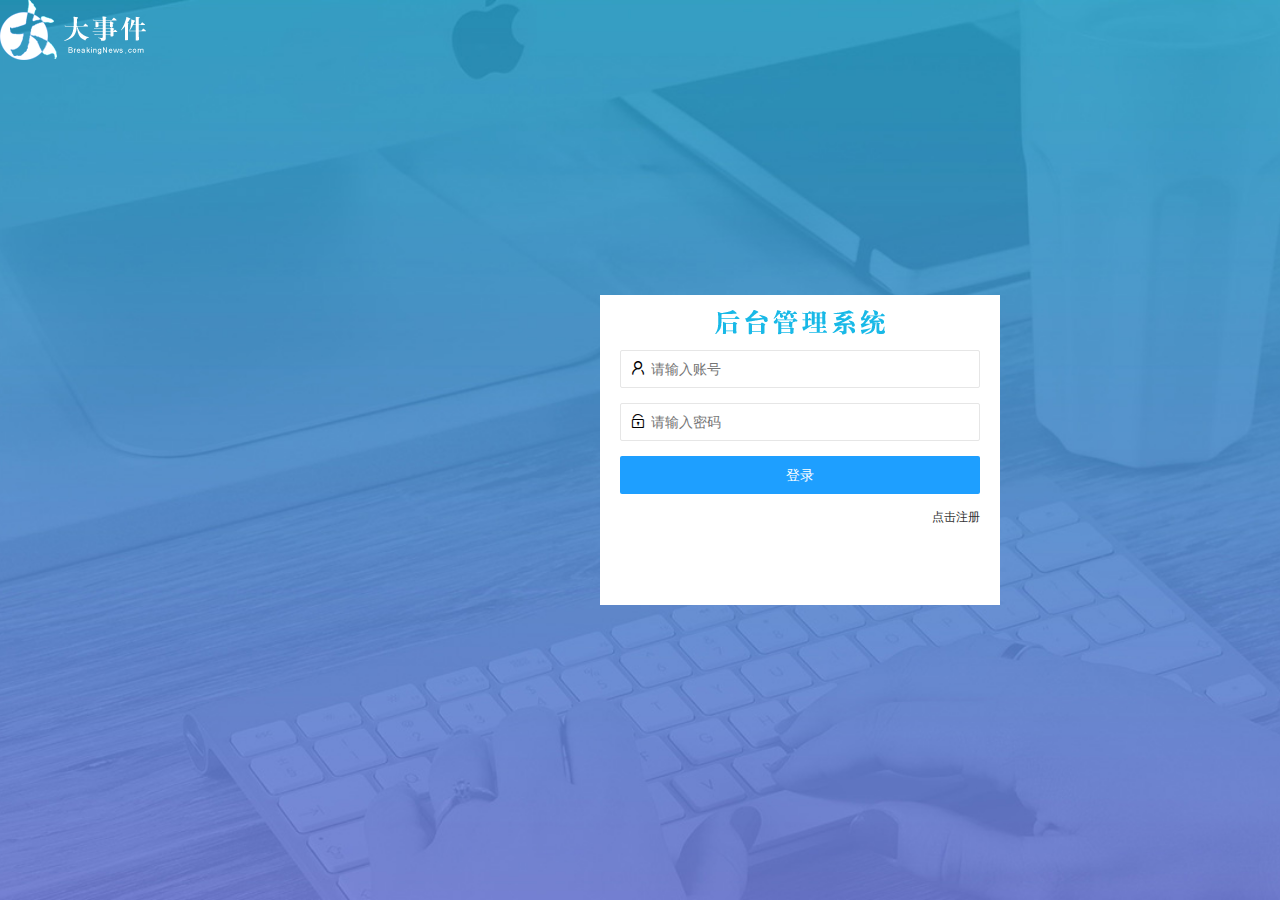
<file: login.html>
<!DOCTYPE html>
<html lang="en">

<head>
    <meta charset="UTF-8">
    <meta http-equiv="X-UA-Compatible" content="IE=edge">
    <title>大事件项目</title>
    <!-- 导入layui模块 -->
    <link rel="stylesheet" href="/assets/lib/layui/css/layui.css">
    <!-- 导入自己的样式 -->
    <link rel="stylesheet" href="./assets/css/login.css">
</head>

<body>

    <!-- log 样式 -->
    <div class="layui-main">

        <img src="./assets/images/logo.png" alt="">
        <!-- 登录界面 -->
        <div class="login ">

            <div class='login-image'>
                <img src="/assets/images/login_title.png" alt="">
            </div>

            <!-- 点击登录 -->
            <div class="login-box">
                <form class="layui-form" id="form_login">
                    <!-- 用户名 -->
                    <div class="layui-form-item">
                        <i class="layui-icon layui-icon-username"></i>

                        <input type="text" name="username" required lay-verify="required" placeholder="请输入账号"
                            autocomplete="off" class="layui-input" />
                    </div>
                    <!-- 密码 -->
                    <div class="layui-form-item">
                        <i class="layui-icon layui-icon-password"></i>

                        <input type="password" name="password" required lay-verify="required|pwd" placeholder="请输入密码"
                            autocomplete="off" class="layui-input" />
                    </div>
                    <!-- 登录按钮 -->
                    <div class="layui-form-item">
                        <!-- 注意：表单提交按钮和普通按钮的区别，就是 lay-submit 属性 -->
                        <button class="layui-btn layui-btn-fluid layui-btn-normal" lay-submit>登录</button>
                    </div>
                    <a href="javascript:;" id="to-reg">点击注册</a>
                </form>
            </div>



            <!-- 点击注册 -->
            <div class="reg-box">
                <form class="layui-form" id="form_reg">
                    <!-- 用户名 -->
                    <div class="layui-form-item">
                        <i class="layui-icon layui-icon-username"></i>

                        <input type="text" name="username" required lay-verify="required" placeholder="请输入账号"
                            autocomplete="off" class="layui-input" />
                    </div>
                    <!-- 密码 -->
                    <div class="layui-form-item">
                        <i class="layui-icon layui-icon-password"></i>

                        <input type="password" name="password" required lay-verify="required|pwd" placeholder="请输入密码"
                            autocomplete="off" class="layui-input" />
                    </div>
                    <!-- 再次确认密码 -->
                    <div class="layui-form-item">
                        <i class="layui-icon layui-icon-password"></i>

                        <input type="password" name="repassword" required lay-verify="required|pwd|repwd" placeholder="请再次输入密码"
                            autocomplete="off" class="layui-input" />
                    </div>
                    <!-- 登录按钮 -->
                    <div class="layui-form-item">
                        <!-- 注意：表单提交按钮和普通按钮的区别，就是 lay-submit 属性 -->
                        <button class="layui-btn layui-btn-fluid layui-btn-normal" lay-submit>注册</button>
                    </div>

                    <a href="javascript:;" id="to-login">去登陆</a>
                </form>
            </div>
        </div>
    </div>
    <!-- 导入layui中js文件 -->
    <script src="/assets/lib/layui/layui.all.js"></script>
    <script src="/assets/lib/jquery.js"></script>

    <script src="/assets/js/baseAPI.js"></script>
    <script src="/assets/js/login.js"></script>
</body>

</html>
</file>
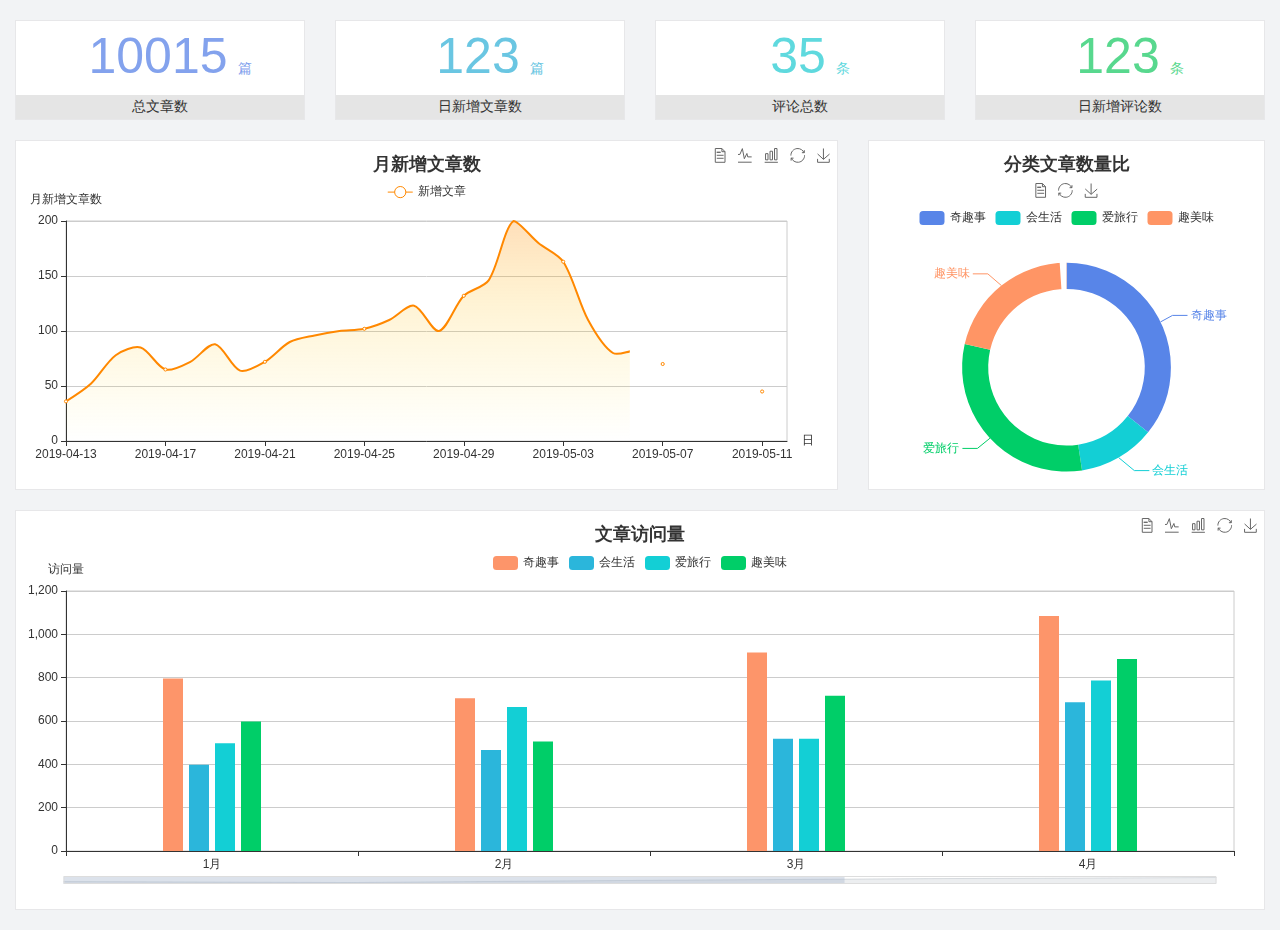
<file: home/dashboard.html>
<!DOCTYPE html>
<html lang="en">

<head>
  <meta charset="UTF-8">
  <meta name="viewport" content="width=device-width, initial-scale=1.0">
  <meta http-equiv="X-UA-Compatible" content="ie=edge">
  <title>图表统计</title>
  <link rel="stylesheet" href="../../assets/lib/bootstrap.css" />
  <link rel="stylesheet" href="../../assets/lib/main.css" />
  <script src="../../assets/lib/jquery.js"></script>
  <script type="text/javascript" src="../../assets/lib/echarts.min.js"></script>
</head>

<body>
  <div class="container-fluid">
    <div class="row spannel_list">
      <div class="col-sm-3 col-xs-6">
        <div class="spannel">
          <em>10015</em><span>篇</span>
          <b>总文章数</b>
        </div>
      </div>
      <div class="col-sm-3 col-xs-6">
        <div class="spannel scolor01">
          <em>123</em><span>篇</span>
          <b>日新增文章数</b>
        </div>
      </div>
      <div class="col-sm-3 col-xs-6">
        <div class="spannel scolor02">
          <em>35</em><span>条</span>
          <b>评论总数</b>
        </div>
      </div>
      <div class="col-sm-3 col-xs-6">
        <div class="spannel scolor03">
          <em>123</em><span>条</span>
          <b>日新增评论数</b>
        </div>
      </div>
    </div>
  </div>

  <div class="container-fluid">
    <div class="row curve-pie">
      <div class="col-lg-8 col-md-8">
        <div class="gragh_pannel" id="curve_show"></div>
      </div>
      <div class="col-lg-4 col-md-4">
        <div class="gragh_pannel" id="pie_show"></div>
      </div>
    </div>
  </div>

  <div class="container-fluid">
    <div class="column_pannel" id="column_show"></div>
  </div>

  <script>
    var oChart = echarts.init(document.getElementById('curve_show'));
    var aList_all = [
      { 'count': 36, 'date': '2019-04-13' },
      { 'count': 52, 'date': '2019-04-14' },
      { 'count': 78, 'date': '2019-04-15' },
      { 'count': 85, 'date': '2019-04-16' },
      { 'count': 65, 'date': '2019-04-17' },
      { 'count': 72, 'date': '2019-04-18' },
      { 'count': 88, 'date': '2019-04-19' },
      { 'count': 64, 'date': '2019-04-20' },
      { 'count': 72, 'date': '2019-04-21' },
      { 'count': 90, 'date': '2019-04-22' },
      { 'count': 96, 'date': '2019-04-23' },
      { 'count': 100, 'date': '2019-04-24' },
      { 'count': 102, 'date': '2019-04-25' },
      { 'count': 110, 'date': '2019-04-26' },
      { 'count': 123, 'date': '2019-04-27' },
      { 'count': 100, 'date': '2019-04-28' },
      { 'count': 132, 'date': '2019-04-29' },
      { 'count': 146, 'date': '2019-04-30' },
      { 'count': 200, 'date': '2019-05-01' },
      { 'count': 180, 'date': '2019-05-02' },
      { 'count': 163, 'date': '2019-05-03' },
      { 'count': 110, 'date': '2019-05-04' },
      { 'count': 80, 'date': '2019-05-05' },
      { 'count': 82, 'date': '2019-05-06' },
      { 'count': 70, 'date': '2019-05-07' },
      { 'count': 65, 'date': '2019-05-08' },
      { 'count': 54, 'date': '2019-05-09' },
      { 'count': 40, 'date': '2019-05-10' },
      { 'count': 45, 'date': '2019-05-11' },
      { 'count': 38, 'date': '2019-05-12' },
    ];

    let aCount = [];
    let aDate = [];

    for (var i = 0; i < aList_all.length; i++) {
      aCount.push(aList_all[i].count);
      aDate.push(aList_all[i].date);
    }

    var chartopt = {
      title: {
        text: '月新增文章数',
        left: 'center',
        top: '10'
      },
      tooltip: {
        trigger: 'axis'
      },
      legend: {
        data: ['新增文章'],
        top: '40'
      },
      toolbox: {
        show: true,
        feature: {
          mark: { show: true },
          dataView: { show: true, readOnly: false },
          magicType: { show: true, type: ['line', 'bar'] },
          restore: { show: true },
          saveAsImage: { show: true }
        }
      },
      calculable: true,
      xAxis: [
        {
          name: '日',
          type: 'category',
          boundaryGap: false,
          data: aDate
        }
      ],
      yAxis: [
        {
          name: '月新增文章数',
          type: 'value'
        }
      ],
      series: [
        {
          name: '新增文章',
          type: 'line',
          smooth: true,
          itemStyle: { normal: { areaStyle: { type: 'default' }, color: '#f80' }, lineStyle: { color: '#f80' } },
          data: aCount
        }],
      areaStyle: {
        normal: {
          color: new echarts.graphic.LinearGradient(0, 0, 0, 1, [{
            offset: 0,
            color: 'rgba(255,136,0,0.39)'
          }, {
            offset: .34,
            color: 'rgba(255,180,0,0.25)'
          }, {
            offset: 1,
            color: 'rgba(255,222,0,0.00)'
          }])

        }
      },
      grid: {
        show: true,
        x: 50,
        x2: 50,
        y: 80,
        height: 220
      }
    };

    oChart.setOption(chartopt);


    var oPie = echarts.init(document.getElementById('pie_show'));
    var oPieopt =
    {
      title: {
        top: 10,
        text: '分类文章数量比',
        x: 'center'
      },
      tooltip: {
        trigger: 'item',
        formatter: "{a} <br/>{b} : {c} ({d}%)"
      },
      color: ['#5885e8', '#13cfd5', '#00ce68', '#ff9565'],
      legend: {
        x: 'center',
        top: 65,
        data: ['奇趣事', '会生活', '爱旅行', '趣美味']
      },
      toolbox: {
        show: true,
        x: 'center',
        top: 35,
        feature: {
          mark: { show: true },
          dataView: { show: true, readOnly: false },
          magicType: {
            show: true,
            type: ['pie', 'funnel'],
            option: {
              funnel: {
                x: '25%',
                width: '50%',
                funnelAlign: 'left',
                max: 1548
              }
            }
          },
          restore: { show: true },
          saveAsImage: { show: true }
        }
      },
      calculable: true,
      series: [
        {
          name: '访问来源',
          type: 'pie',
          radius: ['45%', '60%'],
          center: ['50%', '65%'],
          data: [
            { value: 300, name: '奇趣事' },
            { value: 100, name: '会生活' },
            { value: 260, name: '爱旅行' },
            { value: 180, name: '趣美味' }
          ]
        }
      ]
    };
    oPie.setOption(oPieopt);



    var oColumn = this.echarts.init(document.getElementById('column_show'));
    var oColumnopt =
    {
      title: {
        text: '文章访问量',
        left: 'center',
        top: '10'
      },
      tooltip: {
        trigger: 'axis'
      },
      legend: {
        data: ['奇趣事', '会生活', '爱旅行', '趣美味'],
        top: '40'
      },
      toolbox: {
        show: true,
        feature: {
          mark: { show: true },
          dataView: { show: true, readOnly: false },
          magicType: { show: true, type: ['line', 'bar'] },
          restore: { show: true },
          saveAsImage: { show: true }
        }
      },
      calculable: true,
      xAxis: [
        {
          type: 'category',
          data: ['1月', '2月', '3月', '4月', '5月']
        }
      ],
      yAxis: [
        {
          name: '访问量',
          type: 'value'
        }
      ],
      series: [
        {
          name: '奇趣事',
          type: 'bar',
          barWidth: 20,
          itemStyle: {
            normal: { areaStyle: { type: 'default' }, color: '#fd956a' }
          },
          data: [800, 708, 920, 1090, 1200]
        },
        {
          name: '会生活',
          type: 'bar',
          barWidth: 20,
          itemStyle: {
            normal: { areaStyle: { type: 'default' }, color: '#2bb6db' }
          },
          data: [400, 468, 520, 690, 800]
        },
        {
          name: '爱旅行',
          type: 'bar',
          barWidth: 20,
          itemStyle: {
            normal: { areaStyle: { type: 'default' }, color: '#13cfd5' }
          },
          data: [500, 668, 520, 790, 900]
        },
        {
          name: '趣美味',
          type: 'bar',
          barWidth: 20,
          itemStyle: {
            normal: { areaStyle: { type: 'default' }, color: '#00ce68' }
          },
          data: [600, 508, 720, 890, 1000]
        }
      ],
      grid: {
        show: true,
        x: 50,
        x2: 30,
        y: 80,
        height: 260
      },
      dataZoom: [//给x轴设置滚动条
        {
          start: 0,//默认为0
          end: 100 - 1000 / 31,//默认为100
          type: 'slider',
          show: true,
          xAxisIndex: [0],
          handleSize: 0,//滑动条的 左右2个滑动条的大小
          height: 8,//组件高度
          left: 45, //左边的距离
          right: 50,//右边的距离
          bottom: 26,//右边的距离
          handleColor: '#ddd',//h滑动图标的颜色
          handleStyle: {
            borderColor: "#cacaca",
            borderWidth: "1",
            shadowBlur: 2,
            background: "#ddd",
            shadowColor: "#ddd",
          }
        }]
    };
    oColumn.setOption(oColumnopt);
  </script>
</body>

</html>
</file>
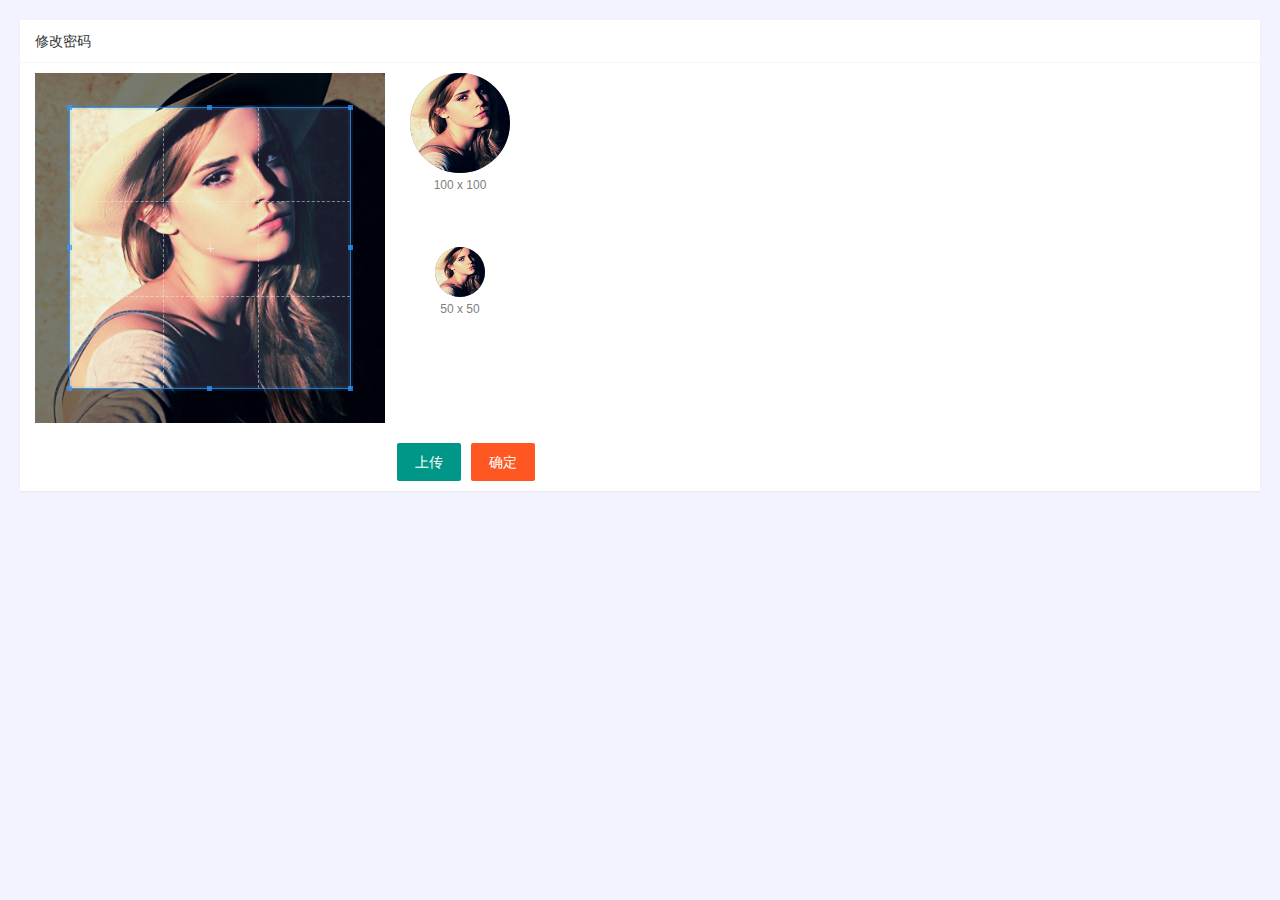
<file: userinfo/user_avator.html>
<!DOCTYPE html>
<html lang="en">

<head>
    <meta charset="UTF-8">
    <meta http-equiv="X-UA-Compatible" content="IE=edge">
    <meta name="viewport" content="width=device-width, initial-scale=1.0">
    <title>Document</title>
    <link rel="stylesheet" href="/assets/lib/layui/css/layui.css">
    <link rel="stylesheet" href="/assets/lib/cropper/cropper.css" />

    <link rel="stylesheet" href="/assets/css/user-info/user_avator.css">
</head>

<body>
    <div class="layui-card">
        <div class="layui-card-header">修改密码</div>
        <div class="layui-card-body">

            <!-- 第一行的图片裁剪和预览区域 -->
            <div class="row1">
                <!-- 图片裁剪区域 -->
                <div class="cropper-box">
                    <!-- 这个 img 标签很重要，将来会把它初始化为裁剪区域 -->
                    <img id="image" src="/assets/images/sample.jpg" />
                </div>
                <!-- 图片的预览区域 -->
                <div class="preview-box">
                    <div>
                        <!-- 宽高为 100px 的预览区域 -->
                        <div class="img-preview w100"></div>
                        <p class="size">100 x 100</p>
                    </div>
                    <div>
                        <!-- 宽高为 50px 的预览区域 -->
                        <div class="img-preview w50"></div>
                        <p class="size">50 x 50</p>
                    </div>
                </div>
            </div>
            <!-- 第二行的按钮区域 -->
            <div class="row2">
                <input type="file" id="files" accept="image/png,image/jpeg">
                <button type="button" class="layui-btn" id="chooseImage">上传</button>
                <button type="button" class="layui-btn layui-btn-danger" id="uplodeuserhead">确定</button>
            </div>

        </div>
    </div>
    <Script src="/assets/lib/layui/layui.all.js"></Script>
    <script src="/assets/lib/jquery.js"></script>
    <script src="/assets/lib/cropper/Cropper.js"></script>
    <script src="/assets/lib/cropper/jquery-cropper.js"></script>
    <script src="/assets/js/baseAPI.js"></script>
    <script src="/assets/js/user/user_avator.js"></script>

</body>

</html>
</file>
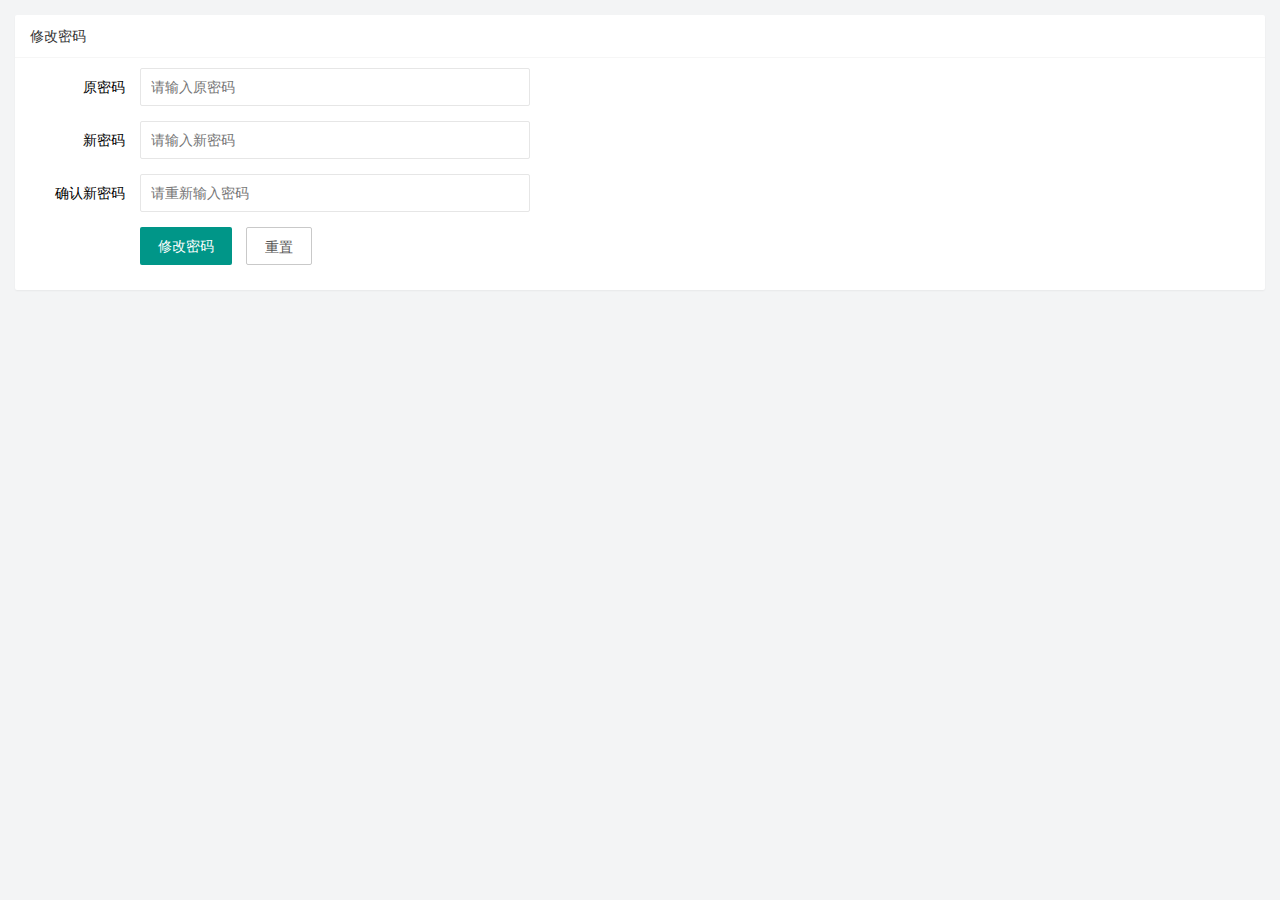
<file: userinfo/user_pwd.html>
<!DOCTYPE html>
<html lang="en">
<head>
    <meta charset="UTF-8">
    <meta http-equiv="X-UA-Compatible" content="IE=edge">
    <meta name="viewport" content="width=device-width, initial-scale=1.0">
    <title>Document</title>
    <link rel="stylesheet" href="/assets/lib/layui/css/layui.css">
    <link rel="stylesheet" href="/assets/css/user-info/user_pwd.css">
</head>
<body>
    <div class="layui-card">
        <div class="layui-card-header">修改密码</div>
        <div class="layui-card-body">
            <form class="layui-form" lay-filter="userForminfo">
                <input type="hidden" name="id" id="logname">
                <div class="layui-form-item">
                    <label class="layui-form-label">原密码</label>
                    <div class="layui-input-block">
                        <input type="password" name="oldPwd" placeholder="请输入原密码" autocomplete="off" class="layui-input"
                           >
                    </div>
                </div>
                <div class="layui-form-item">
                    <label class="layui-form-label">新密码</label>
                    <div class="layui-input-block">
                        <input type="password" name="newPwd" required lay-verify="required|pwd" placeholder="请输入新密码"
                            autocomplete="off" class="layui-input" id="lognickname">
                    </div>
                </div>
                <div class="layui-form-item">
                    <label class="layui-form-label">确认新密码</label>
                    <div class="layui-input-block">
                        <input type="password" name="repassword" required lay-verify="required|repwd" placeholder="请重新输入密码"
                            autocomplete="off" class="layui-input" id="getemail">
                    </div>
                </div>
                <div class="layui-form-item">
                    <div class="layui-input-block">
                        <button class="layui-btn" lay-submit lay-filter="formDemo" id="getsubmit">修改密码</button>
                        <button type="reset" class="layui-btn layui-btn-primary" id="regout">重置</button>
                    </div>
                </div>
            </form>
        </div>
    </div>


    <script src="/assets/lib/jquery.js"></script>
    <script src="/assets/js/baseAPI.js"></script>
    <script src="/assets/lib/layui/layui.all.js"></script>
    <script src="/assets/js/user/user_password.js"></script>
</body>
</html>
</file>
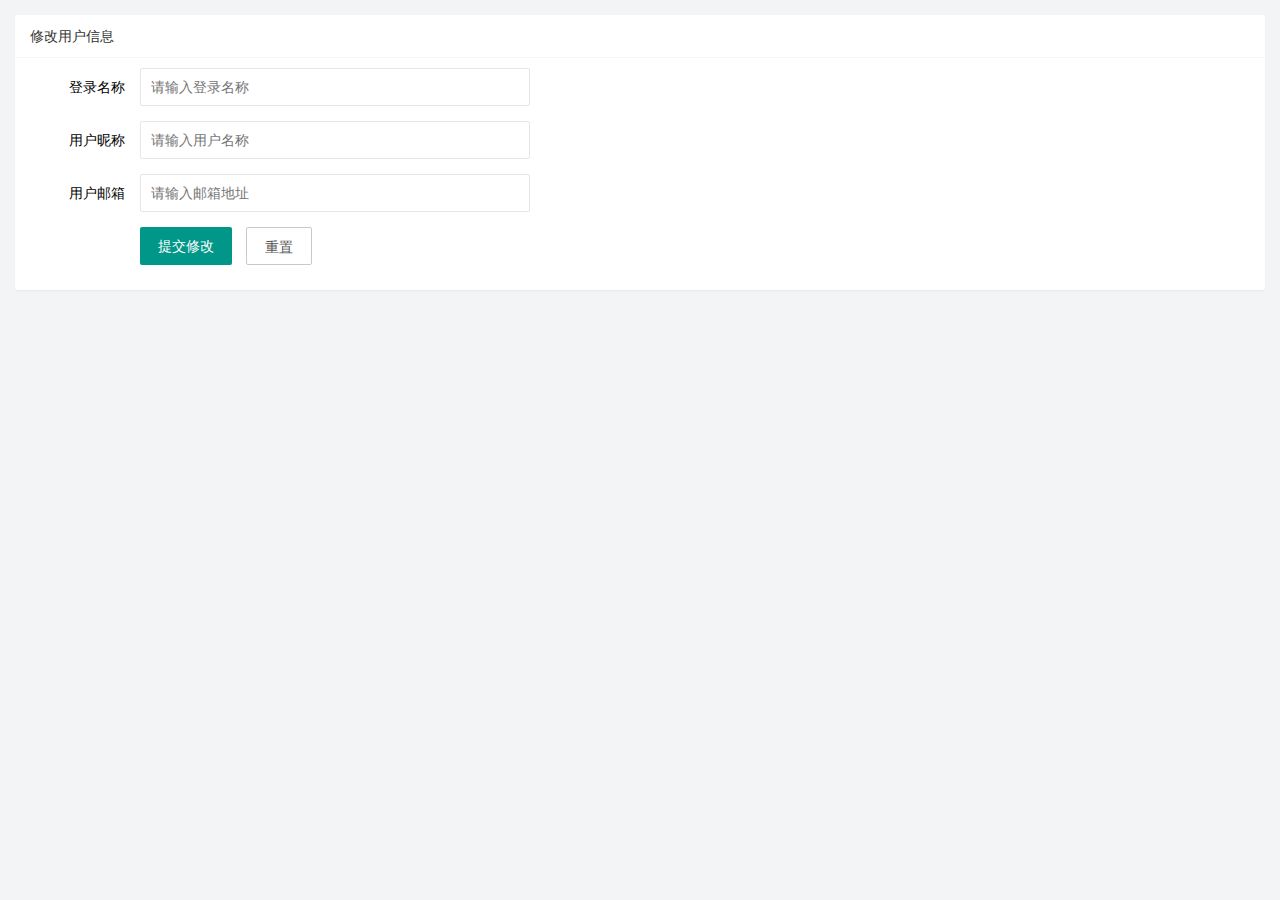
<file: userinfo/userinfo.html>
<!DOCTYPE html>
<html lang="en">

<head>
    <meta charset="UTF-8">
    <meta http-equiv="X-UA-Compatible" content="IE=edge">
    <meta name="viewport" content="width=device-width, initial-scale=1.0">
    <title>Document</title>
    <link rel="stylesheet" href="/assets/lib/layui/css/layui.css">
    <link rel="stylesheet" href="/assets/css/user-info/userinfo.css">
</head>

<body>
    <div class="layui-card">
        <div class="layui-card-header">修改用户信息</div>
        <div class="layui-card-body">
            <form class="layui-form" lay-filter="userForminfo">
                <input type="hidden" name="id" id="logname">
                <div class="layui-form-item">
                    <label class="layui-form-label">登录名称</label>
                    <div class="layui-input-block">
                        <input type="text" name="username" placeholder="请输入登录名称" autocomplete="off" class="layui-input"
                            readonly>
                    </div>
                </div>
                <div class="layui-form-item">
                    <label class="layui-form-label">用户昵称</label>
                    <div class="layui-input-block">
                        <input type="text" name="nickname" required lay-verify="required|nickname" placeholder="请输入用户名称"
                            autocomplete="off" class="layui-input" id="lognickname">
                    </div>
                </div>
                <div class="layui-form-item">
                    <label class="layui-form-label">用户邮箱</label>
                    <div class="layui-input-block">
                        <input type="text" name="email" required lay-verify="required|email" placeholder="请输入邮箱地址"
                            autocomplete="off" class="layui-input" id="getemail">
                    </div>
                </div>
                <div class="layui-form-item">
                    <div class="layui-input-block">
                        <button class="layui-btn" lay-submit lay-filter="formDemo" id="getsubmit">提交修改</button>
                        <button type="reset" class="layui-btn layui-btn-primary" id="regout">重置</button>
                    </div>
                </div>
            </form>
        </div>
    </div>

    <script src="/assets/lib/layui/layui.all.js"></script>
    <script src="/assets/lib/jquery.js"></script>
    <script src="/assets/js/baseAPI.js"></script>
    <script src="/assets/js/index.js"></script>
    <script src="/assets/js/user/user.js"></script>
</body>

</html>
</file>
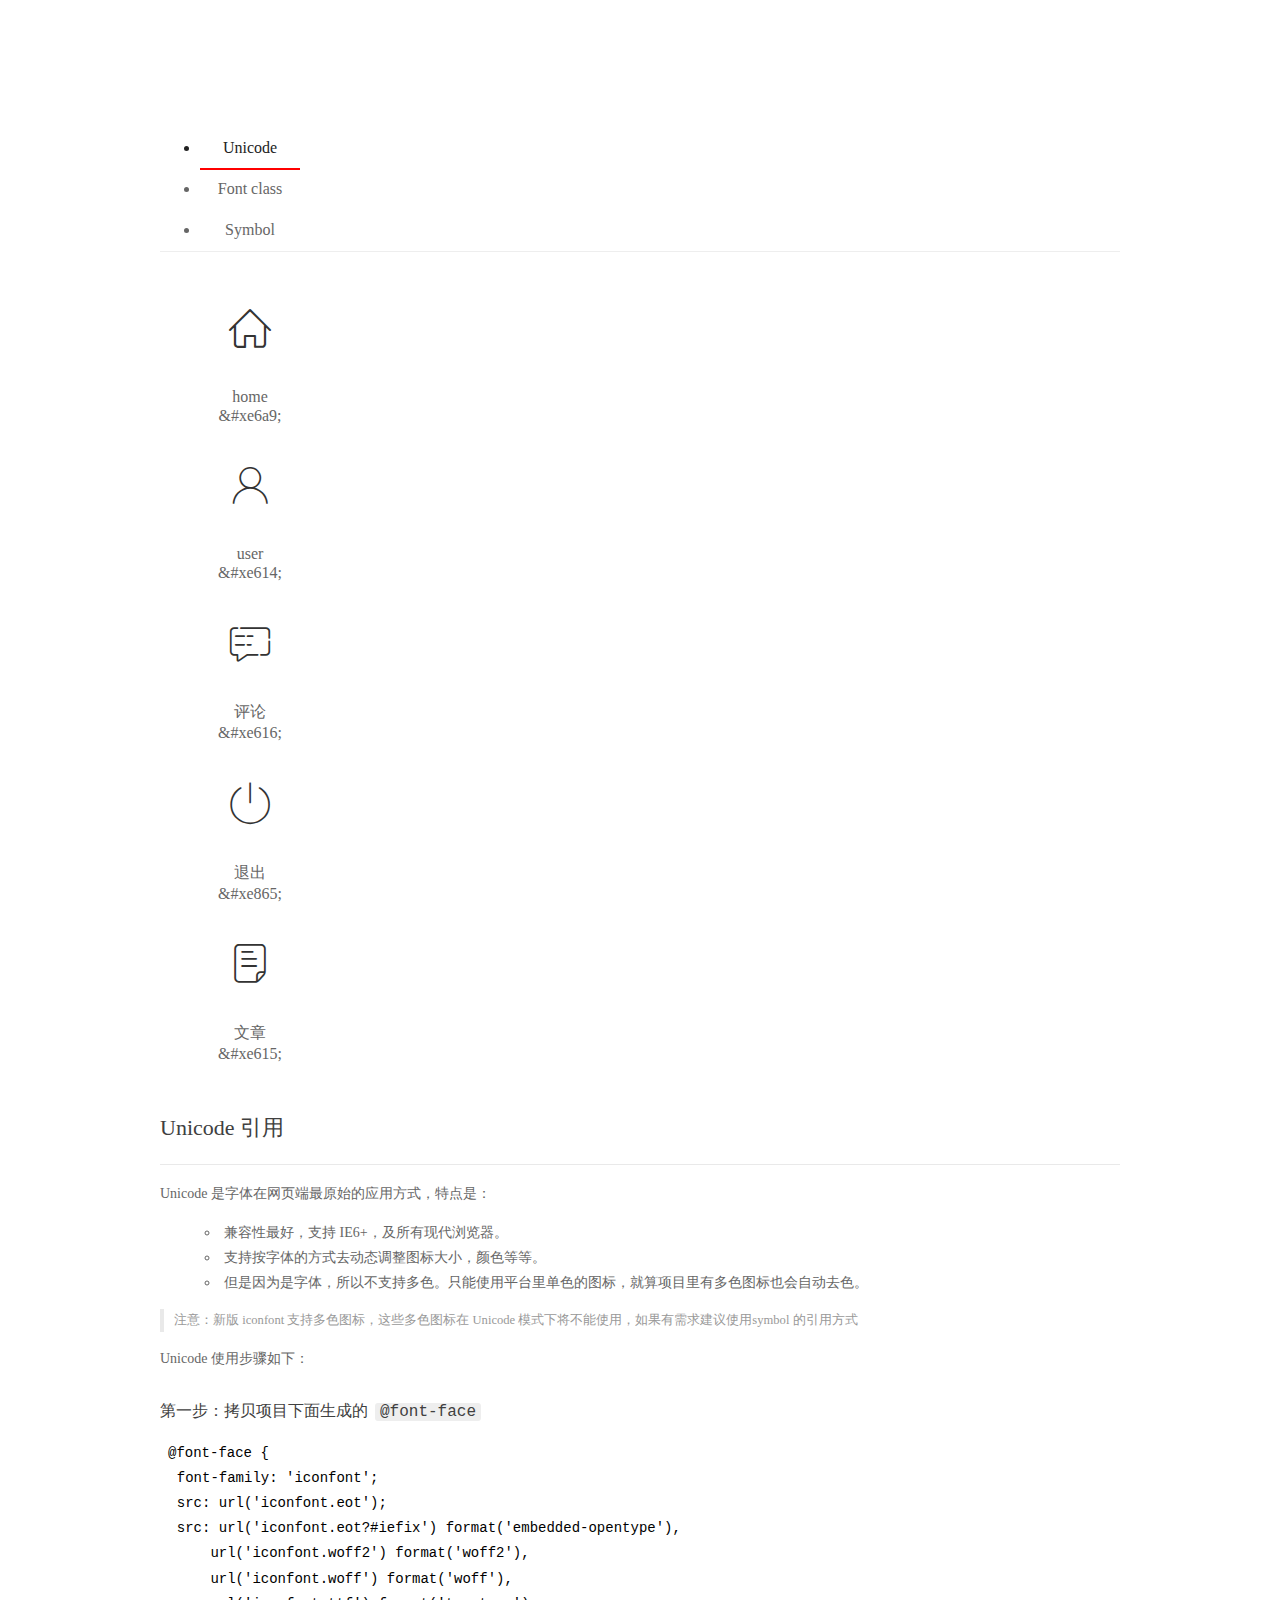
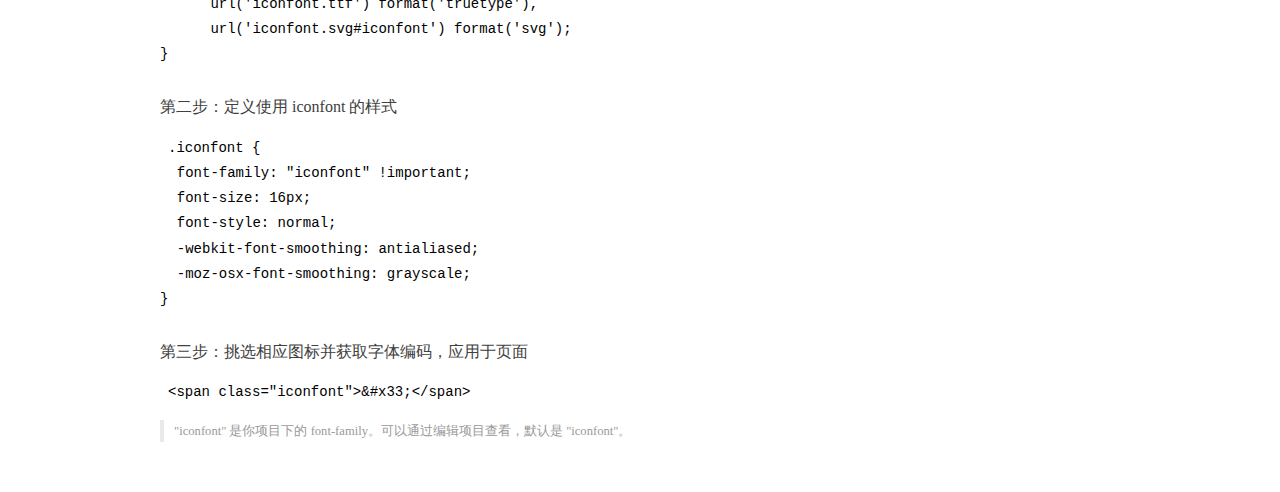
<file: assets/fonts/demo_index.html>
<!DOCTYPE html>
<html>
<head>
  <meta charset="utf-8"/>
  <title>IconFont Demo</title>
  <link rel="shortcut icon" href="https://gtms04.alicdn.com/tps/i4/TB1_oz6GVXXXXaFXpXXJDFnIXXX-64-64.ico" type="image/x-icon"/>
  <link rel="stylesheet" href="https://g.alicdn.com/thx/cube/1.3.2/cube.min.css">
  <link rel="stylesheet" href="demo.css">
  <link rel="stylesheet" href="iconfont.css">
  <script src="iconfont.js"></script>
  <!-- jQuery -->
  <script src="https://a1.alicdn.com/oss/uploads/2018/12/26/7bfddb60-08e8-11e9-9b04-53e73bb6408b.js"></script>
  <!-- 代码高亮 -->
  <script src="https://a1.alicdn.com/oss/uploads/2018/12/26/a3f714d0-08e6-11e9-8a15-ebf944d7534c.js"></script>
</head>
<body>
  <div class="main">
    <h1 class="logo"><a href="https://www.iconfont.cn/" title="iconfont 首页" target="_blank">&#xe86b;</a></h1>
    <div class="nav-tabs">
      <ul id="tabs" class="dib-box">
        <li class="dib active"><span>Unicode</span></li>
        <li class="dib"><span>Font class</span></li>
        <li class="dib"><span>Symbol</span></li>
      </ul>
      
    </div>
    <div class="tab-container">
      <div class="content unicode" style="display: block;">
          <ul class="icon_lists dib-box">
          
            <li class="dib">
              <span class="icon iconfont">&#xe6a9;</span>
                <div class="name">home</div>
                <div class="code-name">&amp;#xe6a9;</div>
              </li>
          
            <li class="dib">
              <span class="icon iconfont">&#xe614;</span>
                <div class="name">user</div>
                <div class="code-name">&amp;#xe614;</div>
              </li>
          
            <li class="dib">
              <span class="icon iconfont">&#xe616;</span>
                <div class="name">评论</div>
                <div class="code-name">&amp;#xe616;</div>
              </li>
          
            <li class="dib">
              <span class="icon iconfont">&#xe865;</span>
                <div class="name">退出</div>
                <div class="code-name">&amp;#xe865;</div>
              </li>
          
            <li class="dib">
              <span class="icon iconfont">&#xe615;</span>
                <div class="name">文章</div>
                <div class="code-name">&amp;#xe615;</div>
              </li>
          
          </ul>
          <div class="article markdown">
          <h2 id="unicode-">Unicode 引用</h2>
          <hr>

          <p>Unicode 是字体在网页端最原始的应用方式，特点是：</p>
          <ul>
            <li>兼容性最好，支持 IE6+，及所有现代浏览器。</li>
            <li>支持按字体的方式去动态调整图标大小，颜色等等。</li>
            <li>但是因为是字体，所以不支持多色。只能使用平台里单色的图标，就算项目里有多色图标也会自动去色。</li>
          </ul>
          <blockquote>
            <p>注意：新版 iconfont 支持多色图标，这些多色图标在 Unicode 模式下将不能使用，如果有需求建议使用symbol 的引用方式</p>
          </blockquote>
          <p>Unicode 使用步骤如下：</p>
          <h3 id="-font-face">第一步：拷贝项目下面生成的 <code>@font-face</code></h3>
<pre><code class="language-css"
>@font-face {
  font-family: 'iconfont';
  src: url('iconfont.eot');
  src: url('iconfont.eot?#iefix') format('embedded-opentype'),
      url('iconfont.woff2') format('woff2'),
      url('iconfont.woff') format('woff'),
      url('iconfont.ttf') format('truetype'),
      url('iconfont.svg#iconfont') format('svg');
}
</code></pre>
          <h3 id="-iconfont-">第二步：定义使用 iconfont 的样式</h3>
<pre><code class="language-css"
>.iconfont {
  font-family: "iconfont" !important;
  font-size: 16px;
  font-style: normal;
  -webkit-font-smoothing: antialiased;
  -moz-osx-font-smoothing: grayscale;
}
</code></pre>
          <h3 id="-">第三步：挑选相应图标并获取字体编码，应用于页面</h3>
<pre>
<code class="language-html"
>&lt;span class="iconfont"&gt;&amp;#x33;&lt;/span&gt;
</code></pre>
          <blockquote>
            <p>"iconfont" 是你项目下的 font-family。可以通过编辑项目查看，默认是 "iconfont"。</p>
          </blockquote>
          </div>
      </div>
      <div class="content font-class">
        <ul class="icon_lists dib-box">
          
          <li class="dib">
            <span class="icon iconfont icon-home"></span>
            <div class="name">
              home
            </div>
            <div class="code-name">.icon-home
            </div>
          </li>
          
          <li class="dib">
            <span class="icon iconfont icon-user"></span>
            <div class="name">
              user
            </div>
            <div class="code-name">.icon-user
            </div>
          </li>
          
          <li class="dib">
            <span class="icon iconfont icon-pinglun"></span>
            <div class="name">
              评论
            </div>
            <div class="code-name">.icon-pinglun
            </div>
          </li>
          
          <li class="dib">
            <span class="icon iconfont icon-tuichu"></span>
            <div class="name">
              退出
            </div>
            <div class="code-name">.icon-tuichu
            </div>
          </li>
          
          <li class="dib">
            <span class="icon iconfont icon-16"></span>
            <div class="name">
              文章
            </div>
            <div class="code-name">.icon-16
            </div>
          </li>
          
        </ul>
        <div class="article markdown">
        <h2 id="font-class-">font-class 引用</h2>
        <hr>

        <p>font-class 是 Unicode 使用方式的一种变种，主要是解决 Unicode 书写不直观，语意不明确的问题。</p>
        <p>与 Unicode 使用方式相比，具有如下特点：</p>
        <ul>
          <li>兼容性良好，支持 IE8+，及所有现代浏览器。</li>
          <li>相比于 Unicode 语意明确，书写更直观。可以很容易分辨这个 icon 是什么。</li>
          <li>因为使用 class 来定义图标，所以当要替换图标时，只需要修改 class 里面的 Unicode 引用。</li>
          <li>不过因为本质上还是使用的字体，所以多色图标还是不支持的。</li>
        </ul>
        <p>使用步骤如下：</p>
        <h3 id="-fontclass-">第一步：引入项目下面生成的 fontclass 代码：</h3>
<pre><code class="language-html">&lt;link rel="stylesheet" href="./iconfont.css"&gt;
</code></pre>
        <h3 id="-">第二步：挑选相应图标并获取类名，应用于页面：</h3>
<pre><code class="language-html">&lt;span class="iconfont icon-xxx"&gt;&lt;/span&gt;
</code></pre>
        <blockquote>
          <p>"
            iconfont" 是你项目下的 font-family。可以通过编辑项目查看，默认是 "iconfont"。</p>
        </blockquote>
      </div>
      </div>
      <div class="content symbol">
          <ul class="icon_lists dib-box">
          
            <li class="dib">
                <svg class="icon svg-icon" aria-hidden="true">
                  <use xlink:href="#icon-home"></use>
                </svg>
                <div class="name">home</div>
                <div class="code-name">#icon-home</div>
            </li>
          
            <li class="dib">
                <svg class="icon svg-icon" aria-hidden="true">
                  <use xlink:href="#icon-user"></use>
                </svg>
                <div class="name">user</div>
                <div class="code-name">#icon-user</div>
            </li>
          
            <li class="dib">
                <svg class="icon svg-icon" aria-hidden="true">
                  <use xlink:href="#icon-pinglun"></use>
                </svg>
                <div class="name">评论</div>
                <div class="code-name">#icon-pinglun</div>
            </li>
          
            <li class="dib">
                <svg class="icon svg-icon" aria-hidden="true">
                  <use xlink:href="#icon-tuichu"></use>
                </svg>
                <div class="name">退出</div>
                <div class="code-name">#icon-tuichu</div>
            </li>
          
            <li class="dib">
                <svg class="icon svg-icon" aria-hidden="true">
                  <use xlink:href="#icon-16"></use>
                </svg>
                <div class="name">文章</div>
                <div class="code-name">#icon-16</div>
            </li>
          
          </ul>
          <div class="article markdown">
          <h2 id="symbol-">Symbol 引用</h2>
          <hr>

          <p>这是一种全新的使用方式，应该说这才是未来的主流，也是平台目前推荐的用法。相关介绍可以参考这篇<a href="">文章</a>
            这种用法其实是做了一个 SVG 的集合，与另外两种相比具有如下特点：</p>
          <ul>
            <li>支持多色图标了，不再受单色限制。</li>
            <li>通过一些技巧，支持像字体那样，通过 <code>font-size</code>, <code>color</code> 来调整样式。</li>
            <li>兼容性较差，支持 IE9+，及现代浏览器。</li>
            <li>浏览器渲染 SVG 的性能一般，还不如 png。</li>
          </ul>
          <p>使用步骤如下：</p>
          <h3 id="-symbol-">第一步：引入项目下面生成的 symbol 代码：</h3>
<pre><code class="language-html">&lt;script src="./iconfont.js"&gt;&lt;/script&gt;
</code></pre>
          <h3 id="-css-">第二步：加入通用 CSS 代码（引入一次就行）：</h3>
<pre><code class="language-html">&lt;style&gt;
.icon {
  width: 1em;
  height: 1em;
  vertical-align: -0.15em;
  fill: currentColor;
  overflow: hidden;
}
&lt;/style&gt;
</code></pre>
          <h3 id="-">第三步：挑选相应图标并获取类名，应用于页面：</h3>
<pre><code class="language-html">&lt;svg class="icon" aria-hidden="true"&gt;
  &lt;use xlink:href="#icon-xxx"&gt;&lt;/use&gt;
&lt;/svg&gt;
</code></pre>
          </div>
      </div>

    </div>
  </div>
  <script>
  $(document).ready(function () {
      $('.tab-container .content:first').show()

      $('#tabs li').click(function (e) {
        var tabContent = $('.tab-container .content')
        var index = $(this).index()

        if ($(this).hasClass('active')) {
          return
        } else {
          $('#tabs li').removeClass('active')
          $(this).addClass('active')

          tabContent.hide().eq(index).fadeIn()
        }
      })
    })
  </script>
</body>
</html>
</file>
<file: assets/lib/layui/css/layui.css>
/** layui-v2.5.5 MIT License By https://www.layui.com */
 .layui-inline,img{display:inline-block;vertical-align:middle}h1,h2,h3,h4,h5,h6{font-weight:400}.layui-edge,.layui-header,.layui-inline,.layui-main{position:relative}.layui-body,.layui-edge,.layui-elip{overflow:hidden}.layui-btn,.layui-edge,.layui-inline,img{vertical-align:middle}.layui-btn,.layui-disabled,.layui-icon,.layui-unselect{-moz-user-select:none;-webkit-user-select:none;-ms-user-select:none}.layui-elip,.layui-form-checkbox span,.layui-form-pane .layui-form-label{text-overflow:ellipsis;white-space:nowrap}.layui-breadcrumb,.layui-tree-btnGroup{visibility:hidden}blockquote,body,button,dd,div,dl,dt,form,h1,h2,h3,h4,h5,h6,input,li,ol,p,pre,td,textarea,th,ul{margin:0;padding:0;-webkit-tap-highlight-color:rgba(0,0,0,0)}a:active,a:hover{outline:0}img{border:none}li{list-style:none}table{border-collapse:collapse;border-spacing:0}h4,h5,h6{font-size:100%}button,input,optgroup,option,select,textarea{font-family:inherit;font-size:inherit;font-style:inherit;font-weight:inherit;outline:0}pre{white-space:pre-wrap;white-space:-moz-pre-wrap;white-space:-pre-wrap;white-space:-o-pre-wrap;word-wrap:break-word}body{line-height:24px;font:14px Helvetica Neue,Helvetica,PingFang SC,Tahoma,Arial,sans-serif}hr{height:1px;margin:10px 0;border:0;clear:both}a{color:#333;text-decoration:none}a:hover{color:#777}a cite{font-style:normal;*cursor:pointer}.layui-border-box,.layui-border-box *{box-sizing:border-box}.layui-box,.layui-box *{box-sizing:content-box}.layui-clear{clear:both;*zoom:1}.layui-clear:after{content:'\20';clear:both;*zoom:1;display:block;height:0}.layui-inline{*display:inline;*zoom:1}.layui-edge{display:inline-block;width:0;height:0;border-width:6px;border-style:dashed;border-color:transparent}.layui-edge-top{top:-4px;border-bottom-color:#999;border-bottom-style:solid}.layui-edge-right{border-left-color:#999;border-left-style:solid}.layui-edge-bottom{top:2px;border-top-color:#999;border-top-style:solid}.layui-edge-left{border-right-color:#999;border-right-style:solid}.layui-disabled,.layui-disabled:hover{color:#d2d2d2!important;cursor:not-allowed!important}.layui-circle{border-radius:100%}.layui-show{display:block!important}.layui-hide{display:none!important}@font-face{font-family:layui-icon;src:url(../font/iconfont.eot?v=250);src:url(../font/iconfont.eot?v=250#iefix) format('embedded-opentype'),url(../font/iconfont.woff2?v=250) format('woff2'),url(../font/iconfont.woff?v=250) format('woff'),url(../font/iconfont.ttf?v=250) format('truetype'),url(../font/iconfont.svg?v=250#layui-icon) format('svg')}.layui-icon{font-family:layui-icon!important;font-size:16px;font-style:normal;-webkit-font-smoothing:antialiased;-moz-osx-font-smoothing:grayscale}.layui-icon-reply-fill:before{content:"\e611"}.layui-icon-set-fill:before{content:"\e614"}.layui-icon-menu-fill:before{content:"\e60f"}.layui-icon-search:before{content:"\e615"}.layui-icon-share:before{content:"\e641"}.layui-icon-set-sm:before{content:"\e620"}.layui-icon-engine:before{content:"\e628"}.layui-icon-close:before{content:"\1006"}.layui-icon-close-fill:before{content:"\1007"}.layui-icon-chart-screen:before{content:"\e629"}.layui-icon-star:before{content:"\e600"}.layui-icon-circle-dot:before{content:"\e617"}.layui-icon-chat:before{content:"\e606"}.layui-icon-release:before{content:"\e609"}.layui-icon-list:before{content:"\e60a"}.layui-icon-chart:before{content:"\e62c"}.layui-icon-ok-circle:before{content:"\1005"}.layui-icon-layim-theme:before{content:"\e61b"}.layui-icon-table:before{content:"\e62d"}.layui-icon-right:before{content:"\e602"}.layui-icon-left:before{content:"\e603"}.layui-icon-cart-simple:before{content:"\e698"}.layui-icon-face-cry:before{content:"\e69c"}.layui-icon-face-smile:before{content:"\e6af"}.layui-icon-survey:before{content:"\e6b2"}.layui-icon-tree:before{content:"\e62e"}.layui-icon-upload-circle:before{content:"\e62f"}.layui-icon-add-circle:before{content:"\e61f"}.layui-icon-download-circle:before{content:"\e601"}.layui-icon-templeate-1:before{content:"\e630"}.layui-icon-util:before{content:"\e631"}.layui-icon-face-surprised:before{content:"\e664"}.layui-icon-edit:before{content:"\e642"}.layui-icon-speaker:before{content:"\e645"}.layui-icon-down:before{content:"\e61a"}.layui-icon-file:before{content:"\e621"}.layui-icon-layouts:before{content:"\e632"}.layui-icon-rate-half:before{content:"\e6c9"}.layui-icon-add-circle-fine:before{content:"\e608"}.layui-icon-prev-circle:before{content:"\e633"}.layui-icon-read:before{content:"\e705"}.layui-icon-404:before{content:"\e61c"}.layui-icon-carousel:before{content:"\e634"}.layui-icon-help:before{content:"\e607"}.layui-icon-code-circle:before{content:"\e635"}.layui-icon-water:before{content:"\e636"}.layui-icon-username:before{content:"\e66f"}.layui-icon-find-fill:before{content:"\e670"}.layui-icon-about:before{content:"\e60b"}.layui-icon-location:before{content:"\e715"}.layui-icon-up:before{content:"\e619"}.layui-icon-pause:before{content:"\e651"}.layui-icon-date:before{content:"\e637"}.layui-icon-layim-uploadfile:before{content:"\e61d"}.layui-icon-delete:before{content:"\e640"}.layui-icon-play:before{content:"\e652"}.layui-icon-top:before{content:"\e604"}.layui-icon-friends:before{content:"\e612"}.layui-icon-refresh-3:before{content:"\e9aa"}.layui-icon-ok:before{content:"\e605"}.layui-icon-layer:before{content:"\e638"}.layui-icon-face-smile-fine:before{content:"\e60c"}.layui-icon-dollar:before{content:"\e659"}.layui-icon-group:before{content:"\e613"}.layui-icon-layim-download:before{content:"\e61e"}.layui-icon-picture-fine:before{content:"\e60d"}.layui-icon-link:before{content:"\e64c"}.layui-icon-diamond:before{content:"\e735"}.layui-icon-log:before{content:"\e60e"}.layui-icon-rate-solid:before{content:"\e67a"}.layui-icon-fonts-del:before{content:"\e64f"}.layui-icon-unlink:before{content:"\e64d"}.layui-icon-fonts-clear:before{content:"\e639"}.layui-icon-triangle-r:before{content:"\e623"}.layui-icon-circle:before{content:"\e63f"}.layui-icon-radio:before{content:"\e643"}.layui-icon-align-center:before{content:"\e647"}.layui-icon-align-right:before{content:"\e648"}.layui-icon-align-left:before{content:"\e649"}.layui-icon-loading-1:before{content:"\e63e"}.layui-icon-return:before{content:"\e65c"}.layui-icon-fonts-strong:before{content:"\e62b"}.layui-icon-upload:before{content:"\e67c"}.layui-icon-dialogue:before{content:"\e63a"}.layui-icon-video:before{content:"\e6ed"}.layui-icon-headset:before{content:"\e6fc"}.layui-icon-cellphone-fine:before{content:"\e63b"}.layui-icon-add-1:before{content:"\e654"}.layui-icon-face-smile-b:before{content:"\e650"}.layui-icon-fonts-html:before{content:"\e64b"}.layui-icon-form:before{content:"\e63c"}.layui-icon-cart:before{content:"\e657"}.layui-icon-camera-fill:before{content:"\e65d"}.layui-icon-tabs:before{content:"\e62a"}.layui-icon-fonts-code:before{content:"\e64e"}.layui-icon-fire:before{content:"\e756"}.layui-icon-set:before{content:"\e716"}.layui-icon-fonts-u:before{content:"\e646"}.layui-icon-triangle-d:before{content:"\e625"}.layui-icon-tips:before{content:"\e702"}.layui-icon-picture:before{content:"\e64a"}.layui-icon-more-vertical:before{content:"\e671"}.layui-icon-flag:before{content:"\e66c"}.layui-icon-loading:before{content:"\e63d"}.layui-icon-fonts-i:before{content:"\e644"}.layui-icon-refresh-1:before{content:"\e666"}.layui-icon-rmb:before{content:"\e65e"}.layui-icon-home:before{content:"\e68e"}.layui-icon-user:before{content:"\e770"}.layui-icon-notice:before{content:"\e667"}.layui-icon-login-weibo:before{content:"\e675"}.layui-icon-voice:before{content:"\e688"}.layui-icon-upload-drag:before{content:"\e681"}.layui-icon-login-qq:before{content:"\e676"}.layui-icon-snowflake:before{content:"\e6b1"}.layui-icon-file-b:before{content:"\e655"}.layui-icon-template:before{content:"\e663"}.layui-icon-auz:before{content:"\e672"}.layui-icon-console:before{content:"\e665"}.layui-icon-app:before{content:"\e653"}.layui-icon-prev:before{content:"\e65a"}.layui-icon-website:before{content:"\e7ae"}.layui-icon-next:before{content:"\e65b"}.layui-icon-component:before{content:"\e857"}.layui-icon-more:before{content:"\e65f"}.layui-icon-login-wechat:before{content:"\e677"}.layui-icon-shrink-right:before{content:"\e668"}.layui-icon-spread-left:before{content:"\e66b"}.layui-icon-camera:before{content:"\e660"}.layui-icon-note:before{content:"\e66e"}.layui-icon-refresh:before{content:"\e669"}.layui-icon-female:before{content:"\e661"}.layui-icon-male:before{content:"\e662"}.layui-icon-password:before{content:"\e673"}.layui-icon-senior:before{content:"\e674"}.layui-icon-theme:before{content:"\e66a"}.layui-icon-tread:before{content:"\e6c5"}.layui-icon-praise:before{content:"\e6c6"}.layui-icon-star-fill:before{content:"\e658"}.layui-icon-rate:before{content:"\e67b"}.layui-icon-template-1:before{content:"\e656"}.layui-icon-vercode:before{content:"\e679"}.layui-icon-cellphone:before{content:"\e678"}.layui-icon-screen-full:before{content:"\e622"}.layui-icon-screen-restore:before{content:"\e758"}.layui-icon-cols:before{content:"\e610"}.layui-icon-export:before{content:"\e67d"}.layui-icon-print:before{content:"\e66d"}.layui-icon-slider:before{content:"\e714"}.layui-icon-addition:before{content:"\e624"}.layui-icon-subtraction:before{content:"\e67e"}.layui-icon-service:before{content:"\e626"}.layui-icon-transfer:before{content:"\e691"}.layui-main{width:1140px;margin:0 auto}.layui-header{z-index:1000;height:60px}.layui-header a:hover{transition:all .5s;-webkit-transition:all .5s}.layui-side{position:fixed;left:0;top:0;bottom:0;z-index:999;width:200px;overflow-x:hidden}.layui-side-scroll{position:relative;width:220px;height:100%;overflow-x:hidden}.layui-body{position:absolute;left:200px;right:0;top:0;bottom:0;z-index:998;width:auto;overflow-y:auto;box-sizing:border-box}.layui-layout-body{overflow:hidden}.layui-layout-admin .layui-header{background-color:#23262E}.layui-layout-admin .layui-side{top:60px;width:200px;overflow-x:hidden}.layui-layout-admin .layui-body{position:fixed;top:60px;bottom:44px}.layui-layout-admin .layui-main{width:auto;margin:0 15px}.layui-layout-admin .layui-footer{position:fixed;left:200px;right:0;bottom:0;height:44px;line-height:44px;padding:0 15px;background-color:#eee}.layui-layout-admin .layui-logo{position:absolute;left:0;top:0;width:200px;height:100%;line-height:60px;text-align:center;color:#009688;font-size:16px}.layui-layout-admin .layui-header .layui-nav{background:0 0}.layui-layout-left{position:absolute!important;left:200px;top:0}.layui-layout-right{position:absolute!important;right:0;top:0}.layui-container{position:relative;margin:0 auto;padding:0 15px;box-sizing:border-box}.layui-fluid{position:relative;margin:0 auto;padding:0 15px}.layui-row:after,.layui-row:before{content:'';display:block;clear:both}.layui-col-lg1,.layui-col-lg10,.layui-col-lg11,.layui-col-lg12,.layui-col-lg2,.layui-col-lg3,.layui-col-lg4,.layui-col-lg5,.layui-col-lg6,.layui-col-lg7,.layui-col-lg8,.layui-col-lg9,.layui-col-md1,.layui-col-md10,.layui-col-md11,.layui-col-md12,.layui-col-md2,.layui-col-md3,.layui-col-md4,.layui-col-md5,.layui-col-md6,.layui-col-md7,.layui-col-md8,.layui-col-md9,.layui-col-sm1,.layui-col-sm10,.layui-col-sm11,.layui-col-sm12,.layui-col-sm2,.layui-col-sm3,.layui-col-sm4,.layui-col-sm5,.layui-col-sm6,.layui-col-sm7,.layui-col-sm8,.layui-col-sm9,.layui-col-xs1,.layui-col-xs10,.layui-col-xs11,.layui-col-xs12,.layui-col-xs2,.layui-col-xs3,.layui-col-xs4,.layui-col-xs5,.layui-col-xs6,.layui-col-xs7,.layui-col-xs8,.layui-col-xs9{position:relative;display:block;box-sizing:border-box}.layui-col-xs1,.layui-col-xs10,.layui-col-xs11,.layui-col-xs12,.layui-col-xs2,.layui-col-xs3,.layui-col-xs4,.layui-col-xs5,.layui-col-xs6,.layui-col-xs7,.layui-col-xs8,.layui-col-xs9{float:left}.layui-col-xs1{width:8.33333333%}.layui-col-xs2{width:16.66666667%}.layui-col-xs3{width:25%}.layui-col-xs4{width:33.33333333%}.layui-col-xs5{width:41.66666667%}.layui-col-xs6{width:50%}.layui-col-xs7{width:58.33333333%}.layui-col-xs8{width:66.66666667%}.layui-col-xs9{width:75%}.layui-col-xs10{width:83.33333333%}.layui-col-xs11{width:91.66666667%}.layui-col-xs12{width:100%}.layui-col-xs-offset1{margin-left:8.33333333%}.layui-col-xs-offset2{margin-left:16.66666667%}.layui-col-xs-offset3{margin-left:25%}.layui-col-xs-offset4{margin-left:33.33333333%}.layui-col-xs-offset5{margin-left:41.66666667%}.layui-col-xs-offset6{margin-left:50%}.layui-col-xs-offset7{margin-left:58.33333333%}.layui-col-xs-offset8{margin-left:66.66666667%}.layui-col-xs-offset9{margin-left:75%}.layui-col-xs-offset10{margin-left:83.33333333%}.layui-col-xs-offset11{margin-left:91.66666667%}.layui-col-xs-offset12{margin-left:100%}@media screen and (max-width:768px){.layui-hide-xs{display:none!important}.layui-show-xs-block{display:block!important}.layui-show-xs-inline{display:inline!important}.layui-show-xs-inline-block{display:inline-block!important}}@media screen and (min-width:768px){.layui-container{width:750px}.layui-hide-sm{display:none!important}.layui-show-sm-block{display:block!important}.layui-show-sm-inline{display:inline!important}.layui-show-sm-inline-block{display:inline-block!important}.layui-col-sm1,.layui-col-sm10,.layui-col-sm11,.layui-col-sm12,.layui-col-sm2,.layui-col-sm3,.layui-col-sm4,.layui-col-sm5,.layui-col-sm6,.layui-col-sm7,.layui-col-sm8,.layui-col-sm9{float:left}.layui-col-sm1{width:8.33333333%}.layui-col-sm2{width:16.66666667%}.layui-col-sm3{width:25%}.layui-col-sm4{width:33.33333333%}.layui-col-sm5{width:41.66666667%}.layui-col-sm6{width:50%}.layui-col-sm7{width:58.33333333%}.layui-col-sm8{width:66.66666667%}.layui-col-sm9{width:75%}.layui-col-sm10{width:83.33333333%}.layui-col-sm11{width:91.66666667%}.layui-col-sm12{width:100%}.layui-col-sm-offset1{margin-left:8.33333333%}.layui-col-sm-offset2{margin-left:16.66666667%}.layui-col-sm-offset3{margin-left:25%}.layui-col-sm-offset4{margin-left:33.33333333%}.layui-col-sm-offset5{margin-left:41.66666667%}.layui-col-sm-offset6{margin-left:50%}.layui-col-sm-offset7{margin-left:58.33333333%}.layui-col-sm-offset8{margin-left:66.66666667%}.layui-col-sm-offset9{margin-left:75%}.layui-col-sm-offset10{margin-left:83.33333333%}.layui-col-sm-offset11{margin-left:91.66666667%}.layui-col-sm-offset12{margin-left:100%}}@media screen and (min-width:992px){.layui-container{width:970px}.layui-hide-md{display:none!important}.layui-show-md-block{display:block!important}.layui-show-md-inline{display:inline!important}.layui-show-md-inline-block{display:inline-block!important}.layui-col-md1,.layui-col-md10,.layui-col-md11,.layui-col-md12,.layui-col-md2,.layui-col-md3,.layui-col-md4,.layui-col-md5,.layui-col-md6,.layui-col-md7,.layui-col-md8,.layui-col-md9{float:left}.layui-col-md1{width:8.33333333%}.layui-col-md2{width:16.66666667%}.layui-col-md3{width:25%}.layui-col-md4{width:33.33333333%}.layui-col-md5{width:41.66666667%}.layui-col-md6{width:50%}.layui-col-md7{width:58.33333333%}.layui-col-md8{width:66.66666667%}.layui-col-md9{width:75%}.layui-col-md10{width:83.33333333%}.layui-col-md11{width:91.66666667%}.layui-col-md12{width:100%}.layui-col-md-offset1{margin-left:8.33333333%}.layui-col-md-offset2{margin-left:16.66666667%}.layui-col-md-offset3{margin-left:25%}.layui-col-md-offset4{margin-left:33.33333333%}.layui-col-md-offset5{margin-left:41.66666667%}.layui-col-md-offset6{margin-left:50%}.layui-col-md-offset7{margin-left:58.33333333%}.layui-col-md-offset8{margin-left:66.66666667%}.layui-col-md-offset9{margin-left:75%}.layui-col-md-offset10{margin-left:83.33333333%}.layui-col-md-offset11{margin-left:91.66666667%}.layui-col-md-offset12{margin-left:100%}}@media screen and (min-width:1200px){.layui-container{width:1170px}.layui-hide-lg{display:none!important}.layui-show-lg-block{display:block!important}.layui-show-lg-inline{display:inline!important}.layui-show-lg-inline-block{display:inline-block!important}.layui-col-lg1,.layui-col-lg10,.layui-col-lg11,.layui-col-lg12,.layui-col-lg2,.layui-col-lg3,.layui-col-lg4,.layui-col-lg5,.layui-col-lg6,.layui-col-lg7,.layui-col-lg8,.layui-col-lg9{float:left}.layui-col-lg1{width:8.33333333%}.layui-col-lg2{width:16.66666667%}.layui-col-lg3{width:25%}.layui-col-lg4{width:33.33333333%}.layui-col-lg5{width:41.66666667%}.layui-col-lg6{width:50%}.layui-col-lg7{width:58.33333333%}.layui-col-lg8{width:66.66666667%}.layui-col-lg9{width:75%}.layui-col-lg10{width:83.33333333%}.layui-col-lg11{width:91.66666667%}.layui-col-lg12{width:100%}.layui-col-lg-offset1{margin-left:8.33333333%}.layui-col-lg-offset2{margin-left:16.66666667%}.layui-col-lg-offset3{margin-left:25%}.layui-col-lg-offset4{margin-left:33.33333333%}.layui-col-lg-offset5{margin-left:41.66666667%}.layui-col-lg-offset6{margin-left:50%}.layui-col-lg-offset7{margin-left:58.33333333%}.layui-col-lg-offset8{margin-left:66.66666667%}.layui-col-lg-offset9{margin-left:75%}.layui-col-lg-offset10{margin-left:83.33333333%}.layui-col-lg-offset11{margin-left:91.66666667%}.layui-col-lg-offset12{margin-left:100%}}.layui-col-space1{margin:-.5px}.layui-col-space1>*{padding:.5px}.layui-col-space3{margin:-1.5px}.layui-col-space3>*{padding:1.5px}.layui-col-space5{margin:-2.5px}.layui-col-space5>*{padding:2.5px}.layui-col-space8{margin:-3.5px}.layui-col-space8>*{padding:3.5px}.layui-col-space10{margin:-5px}.layui-col-space10>*{padding:5px}.layui-col-space12{margin:-6px}.layui-col-space12>*{padding:6px}.layui-col-space15{margin:-7.5px}.layui-col-space15>*{padding:7.5px}.layui-col-space18{margin:-9px}.layui-col-space18>*{padding:9px}.layui-col-space20{margin:-10px}.layui-col-space20>*{padding:10px}.layui-col-space22{margin:-11px}.layui-col-space22>*{padding:11px}.layui-col-space25{margin:-12.5px}.layui-col-space25>*{padding:12.5px}.layui-col-space30{margin:-15px}.layui-col-space30>*{padding:15px}.layui-btn,.layui-input,.layui-select,.layui-textarea,.layui-upload-button{outline:0;-webkit-appearance:none;transition:all .3s;-webkit-transition:all .3s;box-sizing:border-box}.layui-elem-quote{margin-bottom:10px;padding:15px;line-height:22px;border-left:5px solid #009688;border-radius:0 2px 2px 0;background-color:#f2f2f2}.layui-quote-nm{border-style:solid;border-width:1px 1px 1px 5px;background:0 0}.layui-elem-field{margin-bottom:10px;padding:0;border-width:1px;border-style:solid}.layui-elem-field legend{margin-left:20px;padding:0 10px;font-size:20px;font-weight:300}.layui-field-title{margin:10px 0 20px;border-width:1px 0 0}.layui-field-box{padding:10px 15px}.layui-field-title .layui-field-box{padding:10px 0}.layui-progress{position:relative;height:6px;border-radius:20px;background-color:#e2e2e2}.layui-progress-bar{position:absolute;left:0;top:0;width:0;max-width:100%;height:6px;border-radius:20px;text-align:right;background-color:#5FB878;transition:all .3s;-webkit-transition:all .3s}.layui-progress-big,.layui-progress-big .layui-progress-bar{height:18px;line-height:18px}.layui-progress-text{position:relative;top:-20px;line-height:18px;font-size:12px;color:#666}.layui-progress-big .layui-progress-text{position:static;padding:0 10px;color:#fff}.layui-collapse{border-width:1px;border-style:solid;border-radius:2px}.layui-colla-content,.layui-colla-item{border-top-width:1px;border-top-style:solid}.layui-colla-item:first-child{border-top:none}.layui-colla-title{position:relative;height:42px;line-height:42px;padding:0 15px 0 35px;color:#333;background-color:#f2f2f2;cursor:pointer;font-size:14px;overflow:hidden}.layui-colla-content{display:none;padding:10px 15px;line-height:22px;color:#666}.layui-colla-icon{position:absolute;left:15px;top:0;font-size:14px}.layui-card{margin-bottom:15px;border-radius:2px;background-color:#fff;box-shadow:0 1px 2px 0 rgba(0,0,0,.05)}.layui-card:last-child{margin-bottom:0}.layui-card-header{position:relative;height:42px;line-height:42px;padding:0 15px;border-bottom:1px solid #f6f6f6;color:#333;border-radius:2px 2px 0 0;font-size:14px}.layui-bg-black,.layui-bg-blue,.layui-bg-cyan,.layui-bg-green,.layui-bg-orange,.layui-bg-red{color:#fff!important}.layui-card-body{position:relative;padding:10px 15px;line-height:24px}.layui-card-body[pad15]{padding:15px}.layui-card-body[pad20]{padding:20px}.layui-card-body .layui-table{margin:5px 0}.layui-card .layui-tab{margin:0}.layui-panel-window{position:relative;padding:15px;border-radius:0;border-top:5px solid #E6E6E6;background-color:#fff}.layui-auxiliar-moving{position:fixed;left:0;right:0;top:0;bottom:0;width:100%;height:100%;background:0 0;z-index:9999999999}.layui-form-label,.layui-form-mid,.layui-form-select,.layui-input-block,.layui-input-inline,.layui-textarea{position:relative}.layui-bg-red{background-color:#FF5722!important}.layui-bg-orange{background-color:#FFB800!important}.layui-bg-green{background-color:#009688!important}.layui-bg-cyan{background-color:#2F4056!important}.layui-bg-blue{background-color:#1E9FFF!important}.layui-bg-black{background-color:#393D49!important}.layui-bg-gray{background-color:#eee!important;color:#666!important}.layui-badge-rim,.layui-colla-content,.layui-colla-item,.layui-collapse,.layui-elem-field,.layui-form-pane .layui-form-item[pane],.layui-form-pane .layui-form-label,.layui-input,.layui-layedit,.layui-layedit-tool,.layui-quote-nm,.layui-select,.layui-tab-bar,.layui-tab-card,.layui-tab-title,.layui-tab-title .layui-this:after,.layui-textarea{border-color:#e6e6e6}.layui-timeline-item:before,hr{background-color:#e6e6e6}.layui-text{line-height:22px;font-size:14px;color:#666}.layui-text h1,.layui-text h2,.layui-text h3{font-weight:500;color:#333}.layui-text h1{font-size:30px}.layui-text h2{font-size:24px}.layui-text h3{font-size:18px}.layui-text a:not(.layui-btn){color:#01AAED}.layui-text a:not(.layui-btn):hover{text-decoration:underline}.layui-text ul{padding:5px 0 5px 15px}.layui-text ul li{margin-top:5px;list-style-type:disc}.layui-text em,.layui-word-aux{color:#999!important;padding:0 5px!important}.layui-btn{display:inline-block;height:38px;line-height:38px;padding:0 18px;background-color:#009688;color:#fff;white-space:nowrap;text-align:center;font-size:14px;border:none;border-radius:2px;cursor:pointer}.layui-btn:hover{opacity:.8;filter:alpha(opacity=80);color:#fff}.layui-btn:active{opacity:1;filter:alpha(opacity=100)}.layui-btn+.layui-btn{margin-left:10px}.layui-btn-container{font-size:0}.layui-btn-container .layui-btn{margin-right:10px;margin-bottom:10px}.layui-btn-container .layui-btn+.layui-btn{margin-left:0}.layui-table .layui-btn-container .layui-btn{margin-bottom:9px}.layui-btn-radius{border-radius:100px}.layui-btn .layui-icon{margin-right:3px;font-size:18px;vertical-align:bottom;vertical-align:middle\9}.layui-btn-primary{border:1px solid #C9C9C9;background-color:#fff;color:#555}.layui-btn-primary:hover{border-color:#009688;color:#333}.layui-btn-normal{background-color:#1E9FFF}.layui-btn-warm{background-color:#FFB800}.layui-btn-danger{background-color:#FF5722}.layui-btn-checked{background-color:#5FB878}.layui-btn-disabled,.layui-btn-disabled:active,.layui-btn-disabled:hover{border:1px solid #e6e6e6;background-color:#FBFBFB;color:#C9C9C9;cursor:not-allowed;opacity:1}.layui-btn-lg{height:44px;line-height:44px;padding:0 25px;font-size:16px}.layui-btn-sm{height:30px;line-height:30px;padding:0 10px;font-size:12px}.layui-btn-sm i{font-size:16px!important}.layui-btn-xs{height:22px;line-height:22px;padding:0 5px;font-size:12px}.layui-btn-xs i{font-size:14px!important}.layui-btn-group{display:inline-block;vertical-align:middle;font-size:0}.layui-btn-group .layui-btn{margin-left:0!important;margin-right:0!important;border-left:1px solid rgba(255,255,255,.5);border-radius:0}.layui-btn-group .layui-btn-primary{border-left:none}.layui-btn-group .layui-btn-primary:hover{border-color:#C9C9C9;color:#009688}.layui-btn-group .layui-btn:first-child{border-left:none;border-radius:2px 0 0 2px}.layui-btn-group .layui-btn-primary:first-child{border-left:1px solid #c9c9c9}.layui-btn-group .layui-btn:last-child{border-radius:0 2px 2px 0}.layui-btn-group .layui-btn+.layui-btn{margin-left:0}.layui-btn-group+.layui-btn-group{margin-left:10px}.layui-btn-fluid{width:100%}.layui-input,.layui-select,.layui-textarea{height:38px;line-height:1.3;line-height:38px\9;border-width:1px;border-style:solid;background-color:#fff;border-radius:2px}.layui-input::-webkit-input-placeholder,.layui-select::-webkit-input-placeholder,.layui-textarea::-webkit-input-placeholder{line-height:1.3}.layui-input,.layui-textarea{display:block;width:100%;padding-left:10px}.layui-input:hover,.layui-textarea:hover{border-color:#D2D2D2!important}.layui-input:focus,.layui-textarea:focus{border-color:#C9C9C9!important}.layui-textarea{min-height:100px;height:auto;line-height:20px;padding:6px 10px;resize:vertical}.layui-select{padding:0 10px}.layui-form input[type=checkbox],.layui-form input[type=radio],.layui-form select{display:none}.layui-form [lay-ignore]{display:initial}.layui-form-item{margin-bottom:15px;clear:both;*zoom:1}.layui-form-item:after{content:'\20';clear:both;*zoom:1;display:block;height:0}.layui-form-label{float:left;display:block;padding:9px 15px;width:80px;font-weight:400;line-height:20px;text-align:right}.layui-form-label-col{display:block;float:none;padding:9px 0;line-height:20px;text-align:left}.layui-form-item .layui-inline{margin-bottom:5px;margin-right:10px}.layui-input-block{margin-left:110px;min-height:36px}.layui-input-inline{display:inline-block;vertical-align:middle}.layui-form-item .layui-input-inline{float:left;width:190px;margin-right:10px}.layui-form-text .layui-input-inline{width:auto}.layui-form-mid{float:left;display:block;padding:9px 0!important;line-height:20px;margin-right:10px}.layui-form-danger+.layui-form-select .layui-input,.layui-form-danger:focus{border-color:#FF5722!important}.layui-form-select .layui-input{padding-right:30px;cursor:pointer}.layui-form-select .layui-edge{position:absolute;right:10px;top:50%;margin-top:-3px;cursor:pointer;border-width:6px;border-top-color:#c2c2c2;border-top-style:solid;transition:all .3s;-webkit-transition:all .3s}.layui-form-select dl{display:none;position:absolute;left:0;top:42px;padding:5px 0;z-index:899;min-width:100%;border:1px solid #d2d2d2;max-height:300px;overflow-y:auto;background-color:#fff;border-radius:2px;box-shadow:0 2px 4px rgba(0,0,0,.12);box-sizing:border-box}.layui-form-select dl dd,.layui-form-select dl dt{padding:0 10px;line-height:36px;white-space:nowrap;overflow:hidden;text-overflow:ellipsis}.layui-form-select dl dt{font-size:12px;color:#999}.layui-form-select dl dd{cursor:pointer}.layui-form-select dl dd:hover{background-color:#f2f2f2;-webkit-transition:.5s all;transition:.5s all}.layui-form-select .layui-select-group dd{padding-left:20px}.layui-form-select dl dd.layui-select-tips{padding-left:10px!important;color:#999}.layui-form-select dl dd.layui-this{background-color:#5FB878;color:#fff}.layui-form-checkbox,.layui-form-select dl dd.layui-disabled{background-color:#fff}.layui-form-selected dl{display:block}.layui-form-checkbox,.layui-form-checkbox *,.layui-form-switch{display:inline-block;vertical-align:middle}.layui-form-selected .layui-edge{margin-top:-9px;-webkit-transform:rotate(180deg);transform:rotate(180deg);margin-top:-3px\9}:root .layui-form-selected .layui-edge{margin-top:-9px\0/IE9}.layui-form-selectup dl{top:auto;bottom:42px}.layui-select-none{margin:5px 0;text-align:center;color:#999}.layui-select-disabled .layui-disabled{border-color:#eee!important}.layui-select-disabled .layui-edge{border-top-color:#d2d2d2}.layui-form-checkbox{position:relative;height:30px;line-height:30px;margin-right:10px;padding-right:30px;cursor:pointer;font-size:0;-webkit-transition:.1s linear;transition:.1s linear;box-sizing:border-box}.layui-form-checkbox span{padding:0 10px;height:100%;font-size:14px;border-radius:2px 0 0 2px;background-color:#d2d2d2;color:#fff;overflow:hidden}.layui-form-checkbox:hover span{background-color:#c2c2c2}.layui-form-checkbox i{position:absolute;right:0;top:0;width:30px;height:28px;border:1px solid #d2d2d2;border-left:none;border-radius:0 2px 2px 0;color:#fff;font-size:20px;text-align:center}.layui-form-checkbox:hover i{border-color:#c2c2c2;color:#c2c2c2}.layui-form-checked,.layui-form-checked:hover{border-color:#5FB878}.layui-form-checked span,.layui-form-checked:hover span{background-color:#5FB878}.layui-form-checked i,.layui-form-checked:hover i{color:#5FB878}.layui-form-item .layui-form-checkbox{margin-top:4px}.layui-form-checkbox[lay-skin=primary]{height:auto!important;line-height:normal!important;min-width:18px;min-height:18px;border:none!important;margin-right:0;padding-left:28px;padding-right:0;background:0 0}.layui-form-checkbox[lay-skin=primary] span{padding-left:0;padding-right:15px;line-height:18px;background:0 0;color:#666}.layui-form-checkbox[lay-skin=primary] i{right:auto;left:0;width:16px;height:16px;line-height:16px;border:1px solid #d2d2d2;font-size:12px;border-radius:2px;background-color:#fff;-webkit-transition:.1s linear;transition:.1s linear}.layui-form-checkbox[lay-skin=primary]:hover i{border-color:#5FB878;color:#fff}.layui-form-checked[lay-skin=primary] i{border-color:#5FB878!important;background-color:#5FB878;color:#fff}.layui-checkbox-disbaled[lay-skin=primary] span{background:0 0!important;color:#c2c2c2}.layui-checkbox-disbaled[lay-skin=primary]:hover i{border-color:#d2d2d2}.layui-form-item .layui-form-checkbox[lay-skin=primary]{margin-top:10px}.layui-form-switch{position:relative;height:22px;line-height:22px;min-width:35px;padding:0 5px;margin-top:8px;border:1px solid #d2d2d2;border-radius:20px;cursor:pointer;background-color:#fff;-webkit-transition:.1s linear;transition:.1s linear}.layui-form-switch i{position:absolute;left:5px;top:3px;width:16px;height:16px;border-radius:20px;background-color:#d2d2d2;-webkit-transition:.1s linear;transition:.1s linear}.layui-form-switch em{position:relative;top:0;width:25px;margin-left:21px;padding:0!important;text-align:center!important;color:#999!important;font-style:normal!important;font-size:12px}.layui-form-onswitch{border-color:#5FB878;background-color:#5FB878}.layui-checkbox-disbaled,.layui-checkbox-disbaled i{border-color:#e2e2e2!important}.layui-form-onswitch i{left:100%;margin-left:-21px;background-color:#fff}.layui-form-onswitch em{margin-left:5px;margin-right:21px;color:#fff!important}.layui-checkbox-disbaled span{background-color:#e2e2e2!important}.layui-checkbox-disbaled:hover i{color:#fff!important}[lay-radio]{display:none}.layui-form-radio,.layui-form-radio *{display:inline-block;vertical-align:middle}.layui-form-radio{line-height:28px;margin:6px 10px 0 0;padding-right:10px;cursor:pointer;font-size:0}.layui-form-radio *{font-size:14px}.layui-form-radio>i{margin-right:8px;font-size:22px;color:#c2c2c2}.layui-form-radio>i:hover,.layui-form-radioed>i{color:#5FB878}.layui-radio-disbaled>i{color:#e2e2e2!important}.layui-form-pane .layui-form-label{width:110px;padding:8px 15px;height:38px;line-height:20px;border-width:1px;border-style:solid;border-radius:2px 0 0 2px;text-align:center;background-color:#FBFBFB;overflow:hidden;box-sizing:border-box}.layui-form-pane .layui-input-inline{margin-left:-1px}.layui-form-pane .layui-input-block{margin-left:110px;left:-1px}.layui-form-pane .layui-input{border-radius:0 2px 2px 0}.layui-form-pane .layui-form-text .layui-form-label{float:none;width:100%;border-radius:2px;box-sizing:border-box;text-align:left}.layui-form-pane .layui-form-text .layui-input-inline{display:block;margin:0;top:-1px;clear:both}.layui-form-pane .layui-form-text .layui-input-block{margin:0;left:0;top:-1px}.layui-form-pane .layui-form-text .layui-textarea{min-height:100px;border-radius:0 0 2px 2px}.layui-form-pane .layui-form-checkbox{margin:4px 0 4px 10px}.layui-form-pane .layui-form-radio,.layui-form-pane .layui-form-switch{margin-top:6px;margin-left:10px}.layui-form-pane .layui-form-item[pane]{position:relative;border-width:1px;border-style:solid}.layui-form-pane .layui-form-item[pane] .layui-form-label{position:absolute;left:0;top:0;height:100%;border-width:0 1px 0 0}.layui-form-pane .layui-form-item[pane] .layui-input-inline{margin-left:110px}@media screen and (max-width:450px){.layui-form-item .layui-form-label{text-overflow:ellipsis;overflow:hidden;white-space:nowrap}.layui-form-item .layui-inline{display:block;margin-right:0;margin-bottom:20px;clear:both}.layui-form-item .layui-inline:after{content:'\20';clear:both;display:block;height:0}.layui-form-item .layui-input-inline{display:block;float:none;left:-3px;width:auto;margin:0 0 10px 112px}.layui-form-item .layui-input-inline+.layui-form-mid{margin-left:110px;top:-5px;padding:0}.layui-form-item .layui-form-checkbox{margin-right:5px;margin-bottom:5px}}.layui-layedit{border-width:1px;border-style:solid;border-radius:2px}.layui-layedit-tool{padding:3px 5px;border-bottom-width:1px;border-bottom-style:solid;font-size:0}.layedit-tool-fixed{position:fixed;top:0;border-top:1px solid #e2e2e2}.layui-layedit-tool .layedit-tool-mid,.layui-layedit-tool .layui-icon{display:inline-block;vertical-align:middle;text-align:center;font-size:14px}.layui-layedit-tool .layui-icon{position:relative;width:32px;height:30px;line-height:30px;margin:3px 5px;color:#777;cursor:pointer;border-radius:2px}.layui-layedit-tool .layui-icon:hover{color:#393D49}.layui-layedit-tool .layui-icon:active{color:#000}.layui-layedit-tool .layedit-tool-active{background-color:#e2e2e2;color:#000}.layui-layedit-tool .layui-disabled,.layui-layedit-tool .layui-disabled:hover{color:#d2d2d2;cursor:not-allowed}.layui-layedit-tool .layedit-tool-mid{width:1px;height:18px;margin:0 10px;background-color:#d2d2d2}.layedit-tool-html{width:50px!important;font-size:30px!important}.layedit-tool-b,.layedit-tool-code,.layedit-tool-help{font-size:16px!important}.layedit-tool-d,.layedit-tool-face,.layedit-tool-image,.layedit-tool-unlink{font-size:18px!important}.layedit-tool-image input{position:absolute;font-size:0;left:0;top:0;width:100%;height:100%;opacity:.01;filter:Alpha(opacity=1);cursor:pointer}.layui-layedit-iframe iframe{display:block;width:100%}#LAY_layedit_code{overflow:hidden}.layui-laypage{display:inline-block;*display:inline;*zoom:1;vertical-align:middle;margin:10px 0;font-size:0}.layui-laypage>a:first-child,.layui-laypage>a:first-child em{border-radius:2px 0 0 2px}.layui-laypage>a:last-child,.layui-laypage>a:last-child em{border-radius:0 2px 2px 0}.layui-laypage>:first-child{margin-left:0!important}.layui-laypage>:last-child{margin-right:0!important}.layui-laypage a,.layui-laypage button,.layui-laypage input,.layui-laypage select,.layui-laypage span{border:1px solid #e2e2e2}.layui-laypage a,.layui-laypage span{display:inline-block;*display:inline;*zoom:1;vertical-align:middle;padding:0 15px;height:28px;line-height:28px;margin:0 -1px 5px 0;background-color:#fff;color:#333;font-size:12px}.layui-flow-more a *,.layui-laypage input,.layui-table-view select[lay-ignore]{display:inline-block}.layui-laypage a:hover{color:#009688}.layui-laypage em{font-style:normal}.layui-laypage .layui-laypage-spr{color:#999;font-weight:700}.layui-laypage a{text-decoration:none}.layui-laypage .layui-laypage-curr{position:relative}.layui-laypage .layui-laypage-curr em{position:relative;color:#fff}.layui-laypage .layui-laypage-curr .layui-laypage-em{position:absolute;left:-1px;top:-1px;padding:1px;width:100%;height:100%;background-color:#009688}.layui-laypage-em{border-radius:2px}.layui-laypage-next em,.layui-laypage-prev em{font-family:Sim sun;font-size:16px}.layui-laypage .layui-laypage-count,.layui-laypage .layui-laypage-limits,.layui-laypage .layui-laypage-refresh,.layui-laypage .layui-laypage-skip{margin-left:10px;margin-right:10px;padding:0;border:none}.layui-laypage .layui-laypage-limits,.layui-laypage .layui-laypage-refresh{vertical-align:top}.layui-laypage .layui-laypage-refresh i{font-size:18px;cursor:pointer}.layui-laypage select{height:22px;padding:3px;border-radius:2px;cursor:pointer}.layui-laypage .layui-laypage-skip{height:30px;line-height:30px;color:#999}.layui-laypage button,.layui-laypage input{height:30px;line-height:30px;border-radius:2px;vertical-align:top;background-color:#fff;box-sizing:border-box}.layui-laypage input{width:40px;margin:0 10px;padding:0 3px;text-align:center}.layui-laypage input:focus,.layui-laypage select:focus{border-color:#009688!important}.layui-laypage button{margin-left:10px;padding:0 10px;cursor:pointer}.layui-table,.layui-table-view{margin:10px 0}.layui-flow-more{margin:10px 0;text-align:center;color:#999;font-size:14px}.layui-flow-more a{height:32px;line-height:32px}.layui-flow-more a *{vertical-align:top}.layui-flow-more a cite{padding:0 20px;border-radius:3px;background-color:#eee;color:#333;font-style:normal}.layui-flow-more a cite:hover{opacity:.8}.layui-flow-more a i{font-size:30px;color:#737383}.layui-table{width:100%;background-color:#fff;color:#666}.layui-table tr{transition:all .3s;-webkit-transition:all .3s}.layui-table th{text-align:left;font-weight:400}.layui-table tbody tr:hover,.layui-table thead tr,.layui-table-click,.layui-table-header,.layui-table-hover,.layui-table-mend,.layui-table-patch,.layui-table-tool,.layui-table-total,.layui-table-total tr,.layui-table[lay-even] tr:nth-child(even){background-color:#f2f2f2}.layui-table td,.layui-table th,.layui-table-col-set,.layui-table-fixed-r,.layui-table-grid-down,.layui-table-header,.layui-table-page,.layui-table-tips-main,.layui-table-tool,.layui-table-total,.layui-table-view,.layui-table[lay-skin=line],.layui-table[lay-skin=row]{border-width:1px;border-style:solid;border-color:#e6e6e6}.layui-table td,.layui-table th{position:relative;padding:9px 15px;min-height:20px;line-height:20px;font-size:14px}.layui-table[lay-skin=line] td,.layui-table[lay-skin=line] th{border-width:0 0 1px}.layui-table[lay-skin=row] td,.layui-table[lay-skin=row] th{border-width:0 1px 0 0}.layui-table[lay-skin=nob] td,.layui-table[lay-skin=nob] th{border:none}.layui-table img{max-width:100px}.layui-table[lay-size=lg] td,.layui-table[lay-size=lg] th{padding:15px 30px}.layui-table-view .layui-table[lay-size=lg] .layui-table-cell{height:40px;line-height:40px}.layui-table[lay-size=sm] td,.layui-table[lay-size=sm] th{font-size:12px;padding:5px 10px}.layui-table-view .layui-table[lay-size=sm] .layui-table-cell{height:20px;line-height:20px}.layui-table[lay-data]{display:none}.layui-table-box{position:relative;overflow:hidden}.layui-table-view .layui-table{position:relative;width:auto;margin:0}.layui-table-view .layui-table[lay-skin=line]{border-width:0 1px 0 0}.layui-table-view .layui-table[lay-skin=row]{border-width:0 0 1px}.layui-table-view .layui-table td,.layui-table-view .layui-table th{padding:5px 0;border-top:none;border-left:none}.layui-table-view .layui-table th.layui-unselect .layui-table-cell span{cursor:pointer}.layui-table-view .layui-table td{cursor:default}.layui-table-view .layui-table td[data-edit=text]{cursor:text}.layui-table-view .layui-form-checkbox[lay-skin=primary] i{width:18px;height:18px}.layui-table-view .layui-form-radio{line-height:0;padding:0}.layui-table-view .layui-form-radio>i{margin:0;font-size:20px}.layui-table-init{position:absolute;left:0;top:0;width:100%;height:100%;text-align:center;z-index:110}.layui-table-init .layui-icon{position:absolute;left:50%;top:50%;margin:-15px 0 0 -15px;font-size:30px;color:#c2c2c2}.layui-table-header{border-width:0 0 1px;overflow:hidden}.layui-table-header .layui-table{margin-bottom:-1px}.layui-table-tool .layui-inline[lay-event]{position:relative;width:26px;height:26px;padding:5px;line-height:16px;margin-right:10px;text-align:center;color:#333;border:1px solid #ccc;cursor:pointer;-webkit-transition:.5s all;transition:.5s all}.layui-table-tool .layui-inline[lay-event]:hover{border:1px solid #999}.layui-table-tool-temp{padding-right:120px}.layui-table-tool-self{position:absolute;right:17px;top:10px}.layui-table-tool .layui-table-tool-self .layui-inline[lay-event]{margin:0 0 0 10px}.layui-table-tool-panel{position:absolute;top:29px;left:-1px;padding:5px 0;min-width:150px;min-height:40px;border:1px solid #d2d2d2;text-align:left;overflow-y:auto;background-color:#fff;box-shadow:0 2px 4px rgba(0,0,0,.12)}.layui-table-cell,.layui-table-tool-panel li{overflow:hidden;text-overflow:ellipsis;white-space:nowrap}.layui-table-tool-panel li{padding:0 10px;line-height:30px;-webkit-transition:.5s all;transition:.5s all}.layui-table-tool-panel li .layui-form-checkbox[lay-skin=primary]{width:100%;padding-left:28px}.layui-table-tool-panel li:hover{background-color:#f2f2f2}.layui-table-tool-panel li .layui-form-checkbox[lay-skin=primary] i{position:absolute;left:0;top:0}.layui-table-tool-panel li .layui-form-checkbox[lay-skin=primary] span{padding:0}.layui-table-tool .layui-table-tool-self .layui-table-tool-panel{left:auto;right:-1px}.layui-table-col-set{position:absolute;right:0;top:0;width:20px;height:100%;border-width:0 0 0 1px;background-color:#fff}.layui-table-sort{width:10px;height:20px;margin-left:5px;cursor:pointer!important}.layui-table-sort .layui-edge{position:absolute;left:5px;border-width:5px}.layui-table-sort .layui-table-sort-asc{top:3px;border-top:none;border-bottom-style:solid;border-bottom-color:#b2b2b2}.layui-table-sort .layui-table-sort-asc:hover{border-bottom-color:#666}.layui-table-sort .layui-table-sort-desc{bottom:5px;border-bottom:none;border-top-style:solid;border-top-color:#b2b2b2}.layui-table-sort .layui-table-sort-desc:hover{border-top-color:#666}.layui-table-sort[lay-sort=asc] .layui-table-sort-asc{border-bottom-color:#000}.layui-table-sort[lay-sort=desc] .layui-table-sort-desc{border-top-color:#000}.layui-table-cell{height:28px;line-height:28px;padding:0 15px;position:relative;box-sizing:border-box}.layui-table-cell .layui-form-checkbox[lay-skin=primary]{top:-1px;padding:0}.layui-table-cell .layui-table-link{color:#01AAED}.laytable-cell-checkbox,.laytable-cell-numbers,.laytable-cell-radio,.laytable-cell-space{padding:0;text-align:center}.layui-table-body{position:relative;overflow:auto;margin-right:-1px;margin-bottom:-1px}.layui-table-body .layui-none{line-height:26px;padding:15px;text-align:center;color:#999}.layui-table-fixed{position:absolute;left:0;top:0;z-index:101}.layui-table-fixed .layui-table-body{overflow:hidden}.layui-table-fixed-l{box-shadow:0 -1px 8px rgba(0,0,0,.08)}.layui-table-fixed-r{left:auto;right:-1px;border-width:0 0 0 1px;box-shadow:-1px 0 8px rgba(0,0,0,.08)}.layui-table-fixed-r .layui-table-header{position:relative;overflow:visible}.layui-table-mend{position:absolute;right:-49px;top:0;height:100%;width:50px}.layui-table-tool{position:relative;z-index:890;width:100%;min-height:50px;line-height:30px;padding:10px 15px;border-width:0 0 1px}.layui-table-tool .layui-btn-container{margin-bottom:-10px}.layui-table-page,.layui-table-total{border-width:1px 0 0;margin-bottom:-1px;overflow:hidden}.layui-table-page{position:relative;width:100%;padding:7px 7px 0;height:41px;font-size:12px;white-space:nowrap}.layui-table-page>div{height:26px}.layui-table-page .layui-laypage{margin:0}.layui-table-page .layui-laypage a,.layui-table-page .layui-laypage span{height:26px;line-height:26px;margin-bottom:10px;border:none;background:0 0}.layui-table-page .layui-laypage a,.layui-table-page .layui-laypage span.layui-laypage-curr{padding:0 12px}.layui-table-page .layui-laypage span{margin-left:0;padding:0}.layui-table-page .layui-laypage .layui-laypage-prev{margin-left:-7px!important}.layui-table-page .layui-laypage .layui-laypage-curr .layui-laypage-em{left:0;top:0;padding:0}.layui-table-page .layui-laypage button,.layui-table-page .layui-laypage input{height:26px;line-height:26px}.layui-table-page .layui-laypage input{width:40px}.layui-table-page .layui-laypage button{padding:0 10px}.layui-table-page select{height:18px}.layui-table-patch .layui-table-cell{padding:0;width:30px}.layui-table-edit{position:absolute;left:0;top:0;width:100%;height:100%;padding:0 14px 1px;border-radius:0;box-shadow:1px 1px 20px rgba(0,0,0,.15)}.layui-table-edit:focus{border-color:#5FB878!important}select.layui-table-edit{padding:0 0 0 10px;border-color:#C9C9C9}.layui-table-view .layui-form-checkbox,.layui-table-view .layui-form-radio,.layui-table-view .layui-form-switch{top:0;margin:0;box-sizing:content-box}.layui-table-view .layui-form-checkbox{top:-1px;height:26px;line-height:26px}.layui-table-view .layui-form-checkbox i{height:26px}.layui-table-grid .layui-table-cell{overflow:visible}.layui-table-grid-down{position:absolute;top:0;right:0;width:26px;height:100%;padding:5px 0;border-width:0 0 0 1px;text-align:center;background-color:#fff;color:#999;cursor:pointer}.layui-table-grid-down .layui-icon{position:absolute;top:50%;left:50%;margin:-8px 0 0 -8px}.layui-table-grid-down:hover{background-color:#fbfbfb}body .layui-table-tips .layui-layer-content{background:0 0;padding:0;box-shadow:0 1px 6px rgba(0,0,0,.12)}.layui-table-tips-main{margin:-44px 0 0 -1px;max-height:150px;padding:8px 15px;font-size:14px;overflow-y:scroll;background-color:#fff;color:#666}.layui-table-tips-c{position:absolute;right:-3px;top:-13px;width:20px;height:20px;padding:3px;cursor:pointer;background-color:#666;border-radius:50%;color:#fff}.layui-table-tips-c:hover{background-color:#777}.layui-table-tips-c:before{position:relative;right:-2px}.layui-upload-file{display:none!important;opacity:.01;filter:Alpha(opacity=1)}.layui-upload-drag,.layui-upload-form,.layui-upload-wrap{display:inline-block}.layui-upload-list{margin:10px 0}.layui-upload-choose{padding:0 10px;color:#999}.layui-upload-drag{position:relative;padding:30px;border:1px dashed #e2e2e2;background-color:#fff;text-align:center;cursor:pointer;color:#999}.layui-upload-drag .layui-icon{font-size:50px;color:#009688}.layui-upload-drag[lay-over]{border-color:#009688}.layui-upload-iframe{position:absolute;width:0;height:0;border:0;visibility:hidden}.layui-upload-wrap{position:relative;vertical-align:middle}.layui-upload-wrap .layui-upload-file{display:block!important;position:absolute;left:0;top:0;z-index:10;font-size:100px;width:100%;height:100%;opacity:.01;filter:Alpha(opacity=1);cursor:pointer}.layui-transfer-active,.layui-transfer-box{display:inline-block;vertical-align:middle}.layui-transfer-box,.layui-transfer-header,.layui-transfer-search{border-width:0;border-style:solid;border-color:#e6e6e6}.layui-transfer-box{position:relative;border-width:1px;width:200px;height:360px;border-radius:2px;background-color:#fff}.layui-transfer-box .layui-form-checkbox{width:100%;margin:0!important}.layui-transfer-header{height:38px;line-height:38px;padding:0 10px;border-bottom-width:1px}.layui-transfer-search{position:relative;padding:10px;border-bottom-width:1px}.layui-transfer-search .layui-input{height:32px;padding-left:30px;font-size:12px}.layui-transfer-search .layui-icon-search{position:absolute;left:20px;top:50%;margin-top:-8px;color:#666}.layui-transfer-active{margin:0 15px}.layui-transfer-active .layui-btn{display:block;margin:0;padding:0 15px;background-color:#5FB878;border-color:#5FB878;color:#fff}.layui-transfer-active .layui-btn-disabled{background-color:#FBFBFB;border-color:#e6e6e6;color:#C9C9C9}.layui-transfer-active .layui-btn:first-child{margin-bottom:15px}.layui-transfer-active .layui-btn .layui-icon{margin:0;font-size:14px!important}.layui-transfer-data{padding:5px 0;overflow:auto}.layui-transfer-data li{height:32px;line-height:32px;padding:0 10px}.layui-transfer-data li:hover{background-color:#f2f2f2;transition:.5s all}.layui-transfer-data .layui-none{padding:15px 10px;text-align:center;color:#999}.layui-nav{position:relative;padding:0 20px;background-color:#393D49;color:#fff;border-radius:2px;font-size:0;box-sizing:border-box}.layui-nav *{font-size:14px}.layui-nav .layui-nav-item{position:relative;display:inline-block;*display:inline;*zoom:1;vertical-align:middle;line-height:60px}.layui-nav .layui-nav-item a{display:block;padding:0 20px;color:#fff;color:rgba(255,255,255,.7);transition:all .3s;-webkit-transition:all .3s}.layui-nav .layui-this:after,.layui-nav-bar,.layui-nav-tree .layui-nav-itemed:after{position:absolute;left:0;top:0;width:0;height:5px;background-color:#5FB878;transition:all .2s;-webkit-transition:all .2s}.layui-nav-bar{z-index:1000}.layui-nav .layui-nav-item a:hover,.layui-nav .layui-this a{color:#fff}.layui-nav .layui-this:after{content:'';top:auto;bottom:0;width:100%}.layui-nav-img{width:30px;height:30px;margin-right:10px;border-radius:50%}.layui-nav .layui-nav-more{content:'';width:0;height:0;border-style:solid dashed dashed;border-color:#fff transparent transparent;overflow:hidden;cursor:pointer;transition:all .2s;-webkit-transition:all .2s;position:absolute;top:50%;right:3px;margin-top:-3px;border-width:6px;border-top-color:rgba(255,255,255,.7)}.layui-nav .layui-nav-mored,.layui-nav-itemed>a .layui-nav-more{margin-top:-9px;border-style:dashed dashed solid;border-color:transparent transparent #fff}.layui-nav-child{display:none;position:absolute;left:0;top:65px;min-width:100%;line-height:36px;padding:5px 0;box-shadow:0 2px 4px rgba(0,0,0,.12);border:1px solid #d2d2d2;background-color:#fff;z-index:100;border-radius:2px;white-space:nowrap}.layui-nav .layui-nav-child a{color:#333}.layui-nav .layui-nav-child a:hover{background-color:#f2f2f2;color:#000}.layui-nav-child dd{position:relative}.layui-nav .layui-nav-child dd.layui-this a,.layui-nav-child dd.layui-this{background-color:#5FB878;color:#fff}.layui-nav-child dd.layui-this:after{display:none}.layui-nav-tree{width:200px;padding:0}.layui-nav-tree .layui-nav-item{display:block;width:100%;line-height:45px}.layui-nav-tree .layui-nav-item a{position:relative;height:45px;line-height:45px;text-overflow:ellipsis;overflow:hidden;white-space:nowrap}.layui-nav-tree .layui-nav-item a:hover{background-color:#4E5465}.layui-nav-tree .layui-nav-bar{width:5px;height:0;background-color:#009688}.layui-nav-tree .layui-nav-child dd.layui-this,.layui-nav-tree .layui-nav-child dd.layui-this a,.layui-nav-tree .layui-this,.layui-nav-tree .layui-this>a,.layui-nav-tree .layui-this>a:hover{background-color:#009688;color:#fff}.layui-nav-tree .layui-this:after{display:none}.layui-nav-itemed>a,.layui-nav-tree .layui-nav-title a,.layui-nav-tree .layui-nav-title a:hover{color:#fff!important}.layui-nav-tree .layui-nav-child{position:relative;z-index:0;top:0;border:none;box-shadow:none}.layui-nav-tree .layui-nav-child a{height:40px;line-height:40px;color:#fff;color:rgba(255,255,255,.7)}.layui-nav-tree .layui-nav-child,.layui-nav-tree .layui-nav-child a:hover{background:0 0;color:#fff}.layui-nav-tree .layui-nav-more{right:10px}.layui-nav-itemed>.layui-nav-child{display:block;padding:0;background-color:rgba(0,0,0,.3)!important}.layui-nav-itemed>.layui-nav-child>.layui-this>.layui-nav-child{display:block}.layui-nav-side{position:fixed;top:0;bottom:0;left:0;overflow-x:hidden;z-index:999}.layui-bg-blue .layui-nav-bar,.layui-bg-blue .layui-nav-itemed:after,.layui-bg-blue .layui-this:after{background-color:#93D1FF}.layui-bg-blue .layui-nav-child dd.layui-this{background-color:#1E9FFF}.layui-bg-blue .layui-nav-itemed>a,.layui-nav-tree.layui-bg-blue .layui-nav-title a,.layui-nav-tree.layui-bg-blue .layui-nav-title a:hover{background-color:#007DDB!important}.layui-breadcrumb{font-size:0}.layui-breadcrumb>*{font-size:14px}.layui-breadcrumb a{color:#999!important}.layui-breadcrumb a:hover{color:#5FB878!important}.layui-breadcrumb a cite{color:#666;font-style:normal}.layui-breadcrumb span[lay-separator]{margin:0 10px;color:#999}.layui-tab{margin:10px 0;text-align:left!important}.layui-tab[overflow]>.layui-tab-title{overflow:hidden}.layui-tab-title{position:relative;left:0;height:40px;white-space:nowrap;font-size:0;border-bottom-width:1px;border-bottom-style:solid;transition:all .2s;-webkit-transition:all .2s}.layui-tab-title li{display:inline-block;*display:inline;*zoom:1;vertical-align:middle;font-size:14px;transition:all .2s;-webkit-transition:all .2s;position:relative;line-height:40px;min-width:65px;padding:0 15px;text-align:center;cursor:pointer}.layui-tab-title li a{display:block}.layui-tab-title .layui-this{color:#000}.layui-tab-title .layui-this:after{position:absolute;left:0;top:0;content:'';width:100%;height:41px;border-width:1px;border-style:solid;border-bottom-color:#fff;border-radius:2px 2px 0 0;box-sizing:border-box;pointer-events:none}.layui-tab-bar{position:absolute;right:0;top:0;z-index:10;width:30px;height:39px;line-height:39px;border-width:1px;border-style:solid;border-radius:2px;text-align:center;background-color:#fff;cursor:pointer}.layui-tab-bar .layui-icon{position:relative;display:inline-block;top:3px;transition:all .3s;-webkit-transition:all .3s}.layui-tab-item{display:none}.layui-tab-more{padding-right:30px;height:auto!important;white-space:normal!important}.layui-tab-more li.layui-this:after{border-bottom-color:#e2e2e2;border-radius:2px}.layui-tab-more .layui-tab-bar .layui-icon{top:-2px;top:3px\9;-webkit-transform:rotate(180deg);transform:rotate(180deg)}:root .layui-tab-more .layui-tab-bar .layui-icon{top:-2px\0/IE9}.layui-tab-content{padding:10px}.layui-tab-title li .layui-tab-close{position:relative;display:inline-block;width:18px;height:18px;line-height:20px;margin-left:8px;top:1px;text-align:center;font-size:14px;color:#c2c2c2;transition:all .2s;-webkit-transition:all .2s}.layui-tab-title li .layui-tab-close:hover{border-radius:2px;background-color:#FF5722;color:#fff}.layui-tab-brief>.layui-tab-title .layui-this{color:#009688}.layui-tab-brief>.layui-tab-more li.layui-this:after,.layui-tab-brief>.layui-tab-title .layui-this:after{border:none;border-radius:0;border-bottom:2px solid #5FB878}.layui-tab-brief[overflow]>.layui-tab-title .layui-this:after{top:-1px}.layui-tab-card{border-width:1px;border-style:solid;border-radius:2px;box-shadow:0 2px 5px 0 rgba(0,0,0,.1)}.layui-tab-card>.layui-tab-title{background-color:#f2f2f2}.layui-tab-card>.layui-tab-title li{margin-right:-1px;margin-left:-1px}.layui-tab-card>.layui-tab-title .layui-this{background-color:#fff}.layui-tab-card>.layui-tab-title .layui-this:after{border-top:none;border-width:1px;border-bottom-color:#fff}.layui-tab-card>.layui-tab-title .layui-tab-bar{height:40px;line-height:40px;border-radius:0;border-top:none;border-right:none}.layui-tab-card>.layui-tab-more .layui-this{background:0 0;color:#5FB878}.layui-tab-card>.layui-tab-more .layui-this:after{border:none}.layui-timeline{padding-left:5px}.layui-timeline-item{position:relative;padding-bottom:20px}.layui-timeline-axis{position:absolute;left:-5px;top:0;z-index:10;width:20px;height:20px;line-height:20px;background-color:#fff;color:#5FB878;border-radius:50%;text-align:center;cursor:pointer}.layui-timeline-axis:hover{color:#FF5722}.layui-timeline-item:before{content:'';position:absolute;left:5px;top:0;z-index:0;width:1px;height:100%}.layui-timeline-item:last-child:before{display:none}.layui-timeline-item:first-child:before{display:block}.layui-timeline-content{padding-left:25px}.layui-timeline-title{position:relative;margin-bottom:10px}.layui-badge,.layui-badge-dot,.layui-badge-rim{position:relative;display:inline-block;padding:0 6px;font-size:12px;text-align:center;background-color:#FF5722;color:#fff;border-radius:2px}.layui-badge{height:18px;line-height:18px}.layui-badge-dot{width:8px;height:8px;padding:0;border-radius:50%}.layui-badge-rim{height:18px;line-height:18px;border-width:1px;border-style:solid;background-color:#fff;color:#666}.layui-btn .layui-badge,.layui-btn .layui-badge-dot{margin-left:5px}.layui-nav .layui-badge,.layui-nav .layui-badge-dot{position:absolute;top:50%;margin:-8px 6px 0}.layui-tab-title .layui-badge,.layui-tab-title .layui-badge-dot{left:5px;top:-2px}.layui-carousel{position:relative;left:0;top:0;background-color:#f8f8f8}.layui-carousel>[carousel-item]{position:relative;width:100%;height:100%;overflow:hidden}.layui-carousel>[carousel-item]:before{position:absolute;content:'\e63d';left:50%;top:50%;width:100px;line-height:20px;margin:-10px 0 0 -50px;text-align:center;color:#c2c2c2;font-family:layui-icon!important;font-size:30px;font-style:normal;-webkit-font-smoothing:antialiased;-moz-osx-font-smoothing:grayscale}.layui-carousel>[carousel-item]>*{display:none;position:absolute;left:0;top:0;width:100%;height:100%;background-color:#f8f8f8;transition-duration:.3s;-webkit-transition-duration:.3s}.layui-carousel-updown>*{-webkit-transition:.3s ease-in-out up;transition:.3s ease-in-out up}.layui-carousel-arrow{display:none\9;opacity:0;position:absolute;left:10px;top:50%;margin-top:-18px;width:36px;height:36px;line-height:36px;text-align:center;font-size:20px;border:0;border-radius:50%;background-color:rgba(0,0,0,.2);color:#fff;-webkit-transition-duration:.3s;transition-duration:.3s;cursor:pointer}.layui-carousel-arrow[lay-type=add]{left:auto!important;right:10px}.layui-carousel:hover .layui-carousel-arrow[lay-type=add],.layui-carousel[lay-arrow=always] .layui-carousel-arrow[lay-type=add]{right:20px}.layui-carousel[lay-arrow=always] .layui-carousel-arrow{opacity:1;left:20px}.layui-carousel[lay-arrow=none] .layui-carousel-arrow{display:none}.layui-carousel-arrow:hover,.layui-carousel-ind ul:hover{background-color:rgba(0,0,0,.35)}.layui-carousel:hover .layui-carousel-arrow{display:block\9;opacity:1;left:20px}.layui-carousel-ind{position:relative;top:-35px;width:100%;line-height:0!important;text-align:center;font-size:0}.layui-carousel[lay-indicator=outside]{margin-bottom:30px}.layui-carousel[lay-indicator=outside] .layui-carousel-ind{top:10px}.layui-carousel[lay-indicator=outside] .layui-carousel-ind ul{background-color:rgba(0,0,0,.5)}.layui-carousel[lay-indicator=none] .layui-carousel-ind{display:none}.layui-carousel-ind ul{display:inline-block;padding:5px;background-color:rgba(0,0,0,.2);border-radius:10px;-webkit-transition-duration:.3s;transition-duration:.3s}.layui-carousel-ind li{display:inline-block;width:10px;height:10px;margin:0 3px;font-size:14px;background-color:#e2e2e2;background-color:rgba(255,255,255,.5);border-radius:50%;cursor:pointer;-webkit-transition-duration:.3s;transition-duration:.3s}.layui-carousel-ind li:hover{background-color:rgba(255,255,255,.7)}.layui-carousel-ind li.layui-this{background-color:#fff}.layui-carousel>[carousel-item]>.layui-carousel-next,.layui-carousel>[carousel-item]>.layui-carousel-prev,.layui-carousel>[carousel-item]>.layui-this{display:block}.layui-carousel>[carousel-item]>.layui-this{left:0}.layui-carousel>[carousel-item]>.layui-carousel-prev{left:-100%}.layui-carousel>[carousel-item]>.layui-carousel-next{left:100%}.layui-carousel>[carousel-item]>.layui-carousel-next.layui-carousel-left,.layui-carousel>[carousel-item]>.layui-carousel-prev.layui-carousel-right{left:0}.layui-carousel>[carousel-item]>.layui-this.layui-carousel-left{left:-100%}.layui-carousel>[carousel-item]>.layui-this.layui-carousel-right{left:100%}.layui-carousel[lay-anim=updown] .layui-carousel-arrow{left:50%!important;top:20px;margin:0 0 0 -18px}.layui-carousel[lay-anim=updown]>[carousel-item]>*,.layui-carousel[lay-anim=fade]>[carousel-item]>*{left:0!important}.layui-carousel[lay-anim=updown] .layui-carousel-arrow[lay-type=add]{top:auto!important;bottom:20px}.layui-carousel[lay-anim=updown] .layui-carousel-ind{position:absolute;top:50%;right:20px;width:auto;height:auto}.layui-carousel[lay-anim=updown] .layui-carousel-ind ul{padding:3px 5px}.layui-carousel[lay-anim=updown] .layui-carousel-ind li{display:block;margin:6px 0}.layui-carousel[lay-anim=updown]>[carousel-item]>.layui-this{top:0}.layui-carousel[lay-anim=updown]>[carousel-item]>.layui-carousel-prev{top:-100%}.layui-carousel[lay-anim=updown]>[carousel-item]>.layui-carousel-next{top:100%}.layui-carousel[lay-anim=updown]>[carousel-item]>.layui-carousel-next.layui-carousel-left,.layui-carousel[lay-anim=updown]>[carousel-item]>.layui-carousel-prev.layui-carousel-right{top:0}.layui-carousel[lay-anim=updown]>[carousel-item]>.layui-this.layui-carousel-left{top:-100%}.layui-carousel[lay-anim=updown]>[carousel-item]>.layui-this.layui-carousel-right{top:100%}.layui-carousel[lay-anim=fade]>[carousel-item]>.layui-carousel-next,.layui-carousel[lay-anim=fade]>[carousel-item]>.layui-carousel-prev{opacity:0}.layui-carousel[lay-anim=fade]>[carousel-item]>.layui-carousel-next.layui-carousel-left,.layui-carousel[lay-anim=fade]>[carousel-item]>.layui-carousel-prev.layui-carousel-right{opacity:1}.layui-carousel[lay-anim=fade]>[carousel-item]>.layui-this.layui-carousel-left,.layui-carousel[lay-anim=fade]>[carousel-item]>.layui-this.layui-carousel-right{opacity:0}.layui-fixbar{position:fixed;right:15px;bottom:15px;z-index:999999}.layui-fixbar li{width:50px;height:50px;line-height:50px;margin-bottom:1px;text-align:center;cursor:pointer;font-size:30px;background-color:#9F9F9F;color:#fff;border-radius:2px;opacity:.95}.layui-fixbar li:hover{opacity:.85}.layui-fixbar li:active{opacity:1}.layui-fixbar .layui-fixbar-top{display:none;font-size:40px}body .layui-util-face{border:none;background:0 0}body .layui-util-face .layui-layer-content{padding:0;background-color:#fff;color:#666;box-shadow:none}.layui-util-face .layui-layer-TipsG{display:none}.layui-util-face ul{position:relative;width:372px;padding:10px;border:1px solid #D9D9D9;background-color:#fff;box-shadow:0 0 20px rgba(0,0,0,.2)}.layui-util-face ul li{cursor:pointer;float:left;border:1px solid #e8e8e8;height:22px;width:26px;overflow:hidden;margin:-1px 0 0 -1px;padding:4px 2px;text-align:center}.layui-util-face ul li:hover{position:relative;z-index:2;border:1px solid #eb7350;background:#fff9ec}.layui-code{position:relative;margin:10px 0;padding:15px;line-height:20px;border:1px solid #ddd;border-left-width:6px;background-color:#F2F2F2;color:#333;font-family:Courier New;font-size:12px}.layui-rate,.layui-rate *{display:inline-block;vertical-align:middle}.layui-rate{padding:10px 5px 10px 0;font-size:0}.layui-rate li i.layui-icon{font-size:20px;color:#FFB800;margin-right:5px;transition:all .3s;-webkit-transition:all .3s}.layui-rate li i:hover{cursor:pointer;transform:scale(1.12);-webkit-transform:scale(1.12)}.layui-rate[readonly] li i:hover{cursor:default;transform:scale(1)}.layui-colorpicker{width:26px;height:26px;border:1px solid #e6e6e6;padding:5px;border-radius:2px;line-height:24px;display:inline-block;cursor:pointer;transition:all .3s;-webkit-transition:all .3s}.layui-colorpicker:hover{border-color:#d2d2d2}.layui-colorpicker.layui-colorpicker-lg{width:34px;height:34px;line-height:32px}.layui-colorpicker.layui-colorpicker-sm{width:24px;height:24px;line-height:22px}.layui-colorpicker.layui-colorpicker-xs{width:22px;height:22px;line-height:20px}.layui-colorpicker-trigger-bgcolor{display:block;background:url([data-uri]);border-radius:2px}.layui-colorpicker-trigger-span{display:block;height:100%;box-sizing:border-box;border:1px solid rgba(0,0,0,.15);border-radius:2px;text-align:center}.layui-colorpicker-trigger-i{display:inline-block;color:#FFF;font-size:12px}.layui-colorpicker-trigger-i.layui-icon-close{color:#999}.layui-colorpicker-main{position:absolute;z-index:66666666;width:280px;padding:7px;background:#FFF;border:1px solid #d2d2d2;border-radius:2px;box-shadow:0 2px 4px rgba(0,0,0,.12)}.layui-colorpicker-main-wrapper{height:180px;position:relative}.layui-colorpicker-basis{width:260px;height:100%;position:relative}.layui-colorpicker-basis-white{width:100%;height:100%;position:absolute;top:0;left:0;background:linear-gradient(90deg,#FFF,hsla(0,0%,100%,0))}.layui-colorpicker-basis-black{width:100%;height:100%;position:absolute;top:0;left:0;background:linear-gradient(0deg,#000,transparent)}.layui-colorpicker-basis-cursor{width:10px;height:10px;border:1px solid #FFF;border-radius:50%;position:absolute;top:-3px;right:-3px;cursor:pointer}.layui-colorpicker-side{position:absolute;top:0;right:0;width:12px;height:100%;background:linear-gradient(red,#FF0,#0F0,#0FF,#00F,#F0F,red)}.layui-colorpicker-side-slider{width:100%;height:5px;box-shadow:0 0 1px #888;box-sizing:border-box;background:#FFF;border-radius:1px;border:1px solid #f0f0f0;cursor:pointer;position:absolute;left:0}.layui-colorpicker-main-alpha{display:none;height:12px;margin-top:7px;background:url([data-uri])}.layui-colorpicker-alpha-bgcolor{height:100%;position:relative}.layui-colorpicker-alpha-slider{width:5px;height:100%;box-shadow:0 0 1px #888;box-sizing:border-box;background:#FFF;border-radius:1px;border:1px solid #f0f0f0;cursor:pointer;position:absolute;top:0}.layui-colorpicker-main-pre{padding-top:7px;font-size:0}.layui-colorpicker-pre{width:20px;height:20px;border-radius:2px;display:inline-block;margin-left:6px;margin-bottom:7px;cursor:pointer}.layui-colorpicker-pre:nth-child(11n+1){margin-left:0}.layui-colorpicker-pre-isalpha{background:url([data-uri])}.layui-colorpicker-pre.layui-this{box-shadow:0 0 3px 2px rgba(0,0,0,.15)}.layui-colorpicker-pre>div{height:100%;border-radius:2px}.layui-colorpicker-main-input{text-align:right;padding-top:7px}.layui-colorpicker-main-input .layui-btn-container .layui-btn{margin:0 0 0 10px}.layui-colorpicker-main-input div.layui-inline{float:left;margin-right:10px;font-size:14px}.layui-colorpicker-main-input input.layui-input{width:150px;height:30px;color:#666}.layui-slider{height:4px;background:#e2e2e2;border-radius:3px;position:relative;cursor:pointer}.layui-slider-bar{border-radius:3px;position:absolute;height:100%}.layui-slider-step{position:absolute;top:0;width:4px;height:4px;border-radius:50%;background:#FFF;-webkit-transform:translateX(-50%);transform:translateX(-50%)}.layui-slider-wrap{width:36px;height:36px;position:absolute;top:-16px;-webkit-transform:translateX(-50%);transform:translateX(-50%);z-index:10;text-align:center}.layui-slider-wrap-btn{width:12px;height:12px;border-radius:50%;background:#FFF;display:inline-block;vertical-align:middle;cursor:pointer;transition:.3s}.layui-slider-wrap:after{content:"";height:100%;display:inline-block;vertical-align:middle}.layui-slider-wrap-btn.layui-slider-hover,.layui-slider-wrap-btn:hover{transform:scale(1.2)}.layui-slider-wrap-btn.layui-disabled:hover{transform:scale(1)!important}.layui-slider-tips{position:absolute;top:-42px;z-index:66666666;white-space:nowrap;display:none;-webkit-transform:translateX(-50%);transform:translateX(-50%);color:#FFF;background:#000;border-radius:3px;height:25px;line-height:25px;padding:0 10px}.layui-slider-tips:after{content:'';position:absolute;bottom:-12px;left:50%;margin-left:-6px;width:0;height:0;border-width:6px;border-style:solid;border-color:#000 transparent transparent}.layui-slider-input{width:70px;height:32px;border:1px solid #e6e6e6;border-radius:3px;font-size:16px;line-height:32px;position:absolute;right:0;top:-15px}.layui-slider-input-btn{display:none;position:absolute;top:0;right:0;width:20px;height:100%;border-left:1px solid #d2d2d2}.layui-slider-input-btn i{cursor:pointer;position:absolute;right:0;bottom:0;width:20px;height:50%;font-size:12px;line-height:16px;text-align:center;color:#999}.layui-slider-input-btn i:first-child{top:0;border-bottom:1px solid #d2d2d2}.layui-slider-input-txt{height:100%;font-size:14px}.layui-slider-input-txt input{height:100%;border:none}.layui-slider-input-btn i:hover{color:#009688}.layui-slider-vertical{width:4px;margin-left:34px}.layui-slider-vertical .layui-slider-bar{width:4px}.layui-slider-vertical .layui-slider-step{top:auto;left:0;-webkit-transform:translateY(50%);transform:translateY(50%)}.layui-slider-vertical .layui-slider-wrap{top:auto;left:-16px;-webkit-transform:translateY(50%);transform:translateY(50%)}.layui-slider-vertical .layui-slider-tips{top:auto;left:2px}@media \0screen{.layui-slider-wrap-btn{margin-left:-20px}.layui-slider-vertical .layui-slider-wrap-btn{margin-left:0;margin-bottom:-20px}.layui-slider-vertical .layui-slider-tips{margin-left:-8px}.layui-slider>span{margin-left:8px}}.layui-tree{line-height:22px}.layui-tree .layui-form-checkbox{margin:0!important}.layui-tree-set{width:100%;position:relative}.layui-tree-pack{display:none;padding-left:20px;position:relative}.layui-tree-iconClick,.layui-tree-main{display:inline-block;vertical-align:middle}.layui-tree-line .layui-tree-pack{padding-left:27px}.layui-tree-line .layui-tree-set .layui-tree-set:after{content:'';position:absolute;top:14px;left:-9px;width:17px;height:0;border-top:1px dotted #c0c4cc}.layui-tree-entry{position:relative;padding:3px 0;height:20px;white-space:nowrap}.layui-tree-entry:hover{background-color:#eee}.layui-tree-line .layui-tree-entry:hover{background-color:rgba(0,0,0,0)}.layui-tree-line .layui-tree-entry:hover .layui-tree-txt{color:#999;text-decoration:underline;transition:.3s}.layui-tree-main{cursor:pointer;padding-right:10px}.layui-tree-line .layui-tree-set:before{content:'';position:absolute;top:0;left:-9px;width:0;height:100%;border-left:1px dotted #c0c4cc}.layui-tree-line .layui-tree-set.layui-tree-setLineShort:before{height:13px}.layui-tree-line .layui-tree-set.layui-tree-setHide:before{height:0}.layui-tree-iconClick{position:relative;height:20px;line-height:20px;margin:0 10px;color:#c0c4cc}.layui-tree-icon{height:12px;line-height:12px;width:12px;text-align:center;border:1px solid #c0c4cc}.layui-tree-iconClick .layui-icon{font-size:18px}.layui-tree-icon .layui-icon{font-size:12px;color:#666}.layui-tree-iconArrow{padding:0 5px}.layui-tree-iconArrow:after{content:'';position:absolute;left:4px;top:3px;z-index:100;width:0;height:0;border-width:5px;border-style:solid;border-color:transparent transparent transparent #c0c4cc;transition:.5s}.layui-tree-btnGroup,.layui-tree-editInput{position:relative;vertical-align:middle;display:inline-block}.layui-tree-spread>.layui-tree-entry>.layui-tree-iconClick>.layui-tree-iconArrow:after{transform:rotate(90deg) translate(3px,4px)}.layui-tree-txt{display:inline-block;vertical-align:middle;color:#555}.layui-tree-search{margin-bottom:15px;color:#666}.layui-tree-btnGroup .layui-icon{display:inline-block;vertical-align:middle;padding:0 2px;cursor:pointer}.layui-tree-btnGroup .layui-icon:hover{color:#999;transition:.3s}.layui-tree-entry:hover .layui-tree-btnGroup{visibility:visible}.layui-tree-editInput{height:20px;line-height:20px;padding:0 3px;border:none;background-color:rgba(0,0,0,.05)}.layui-tree-emptyText{text-align:center;color:#999}.layui-anim{-webkit-animation-duration:.3s;animation-duration:.3s;-webkit-animation-fill-mode:both;animation-fill-mode:both}.layui-anim.layui-icon{display:inline-block}.layui-anim-loop{-webkit-animation-iteration-count:infinite;animation-iteration-count:infinite}.layui-trans,.layui-trans a{transition:all .3s;-webkit-transition:all .3s}@-webkit-keyframes layui-rotate{from{-webkit-transform:rotate(0)}to{-webkit-transform:rotate(360deg)}}@keyframes layui-rotate{from{transform:rotate(0)}to{transform:rotate(360deg)}}.layui-anim-rotate{-webkit-animation-name:layui-rotate;animation-name:layui-rotate;-webkit-animation-duration:1s;animation-duration:1s;-webkit-animation-timing-function:linear;animation-timing-function:linear}@-webkit-keyframes layui-up{from{-webkit-transform:translate3d(0,100%,0);opacity:.3}to{-webkit-transform:translate3d(0,0,0);opacity:1}}@keyframes layui-up{from{transform:translate3d(0,100%,0);opacity:.3}to{transform:translate3d(0,0,0);opacity:1}}.layui-anim-up{-webkit-animation-name:layui-up;animation-name:layui-up}@-webkit-keyframes layui-upbit{from{-webkit-transform:translate3d(0,30px,0);opacity:.3}to{-webkit-transform:translate3d(0,0,0);opacity:1}}@keyframes layui-upbit{from{transform:translate3d(0,30px,0);opacity:.3}to{transform:translate3d(0,0,0);opacity:1}}.layui-anim-upbit{-webkit-animation-name:layui-upbit;animation-name:layui-upbit}@-webkit-keyframes layui-scale{0%{opacity:.3;-webkit-transform:scale(.5)}100%{opacity:1;-webkit-transform:scale(1)}}@keyframes layui-scale{0%{opacity:.3;-ms-transform:scale(.5);transform:scale(.5)}100%{opacity:1;-ms-transform:scale(1);transform:scale(1)}}.layui-anim-scale{-webkit-animation-name:layui-scale;animation-name:layui-scale}@-webkit-keyframes layui-scale-spring{0%{opacity:.5;-webkit-transform:scale(.5)}80%{opacity:.8;-webkit-transform:scale(1.1)}100%{opacity:1;-webkit-transform:scale(1)}}@keyframes layui-scale-spring{0%{opacity:.5;transform:scale(.5)}80%{opacity:.8;transform:scale(1.1)}100%{opacity:1;transform:scale(1)}}.layui-anim-scaleSpring{-webkit-animation-name:layui-scale-spring;animation-name:layui-scale-spring}@-webkit-keyframes layui-fadein{0%{opacity:0}100%{opacity:1}}@keyframes layui-fadein{0%{opacity:0}100%{opacity:1}}.layui-anim-fadein{-webkit-animation-name:layui-fadein;animation-name:layui-fadein}@-webkit-keyframes layui-fadeout{0%{opacity:1}100%{opacity:0}}@keyframes layui-fadeout{0%{opacity:1}100%{opacity:0}}.layui-anim-fadeout{-webkit-animation-name:layui-fadeout;animation-name:layui-fadeout}
</file>
<file: assets/css/login.css>
html,
body {
    margin: 0;
    padding: 0;
    width: 100%;
    height: 100%;
    background: url(/assets/images/login_bg.jpg) no-repeat center;
    background-size: cover;
}

.layui-main {
    width: 1600px;
    height:100%;
    margin: 0 auto;
    
}

.login {
    width: 400px;
    height: 310px;
    position: absolute;
    background-color: #fff;
    top: 50%;
    left: 50%;
    transform: translate(-50%,-50%);
    

}
.login .login-image {
    
    margin: 15px auto;
   text-align: center;
   
}

.reg-box {
    display: none;
}
.layui-form {
    padding: 0 20px;
}
.login-box a{
    font-size: 12px;
    display: flex;
    justify-content: end;
}

.layui-form-item{
    position: relative
}
.layui-icon{
    position: absolute;
    top: 10px;
    left: 10px;
}
.layui-input{
    padding-left: 30px;
}

.reg-box a{
    font-size: 12px;
    display: flex;
    justify-content: end;
}
</file>
<file: assets/lib/main.css>
body{
    font-family:'MicroSoft YaHei';
    background-color: #f2f3f5;
}
.main_wrap{
    position:fixed;
    width:100%;
    height:100%;
    left:0px;
    top:0px;
    background:url('../images/login_bg.jpg'); 
    background-size:100% 100%; 
  }
.header{
    width:1200px;
    overflow: hidden;
    margin:20px auto 0;
}
.heade .logo{
    float: left;
}
.header .copyright{
    float:right;
    font-size:12px;
    color:#fff;
    text-align:right;
    line-height:20px;
    margin-top:10px;
}
.login_form_con{
    position:absolute;
    left:50%;
    top:50%;
    margin-left:-200px;
    margin-top:-155px;
    width:400px;
    height:310px;
    background-color: #edeff0;
}

.login_form{
    position: relative;
}

.login_form .icon-user{
    position:absolute;
    font-size:16px;
    color:#999;
    left:46px;
    top:12px;
}
.login_form .icon-key{
    position:absolute;
    font-size:18px;
    color:#999;
    left:46px;
    top:78px;
}
.login_title{
    height:60px;
    background:url('../images/login_title.png') center center no-repeat #fff;
}
.input_txt,.input_pass,.input_sub{
    display:block;
    width:334px;
    height:37px;
    padding:0px;
    text-indent:40px;
    border:1px solid #ddd;
    margin:27px auto 0;
    outline:none;
}
.input_sub{
    margin-top:40px;
    height:42px;
    background-color: #19b9e7;
    text-indent:0px;
    font-size:18px;
    color:#fff;
    cursor: pointer;
}
.input_sub:hover{
    background-color: #08a0cc;
}

.sider{
    position:fixed;
    left:0;
    top:0;
    bottom:0;
    width:210px;
    background-color: #323745;
}
.sider .logo{
    display:block;
    height:56px;
    background-color: #242732;
    overflow: hidden;
}
.sider .logo img{
    display:block;
    margin:6px auto 0;
}
.user_info{
    height:79px;
    border-bottom:1px solid #5a5e6b;
}

.user_info img{
    float: left;
    width:40px;
    height:40px;
    border-radius:20px;
    margin:19px 0 0 30px;
}
.user_info span{
    float: left;
    width:120px;
    font-size:12px;
    color:#fff;
    margin:23px 0 0 20px;
}
.user_info b{
    float: left;
    width: 120px;
    font-weight:normal;
    font-size:12px;
    color:#adafb5;
    margin:2px 0 0 20px;
}

.menu .level01{
    height:50px;
    line-height:50px;
}
.menu .level01 a{
    display:block;
    height:50px;
    font-size:12px;
    color:#adafb5;
    overflow: hidden;
}
.menu .level01.active a{
    background-color: #1378f0;
    color:#fff;
}
.menu .level01.active i{
    color:#fff;
}

.menu .level01 a:hover{
    background-color: #1378f0;
    color:#fff;
}
.menu .level01 a:hover i{
    color:#fff;
}
.menu .level01 i{
    color:#61646f;
    font-size:22px;
    float: left;
    margin-left:26px;
}
.menu .level01 span{
    float: left;
    margin-left:10px;
}
.menu .level01 b{
    float: right;
    margin-right:20px;
    font-weight:normal;
    transform:rotate(90deg);
    transition:all 500ms ease;
}

.menu .level01 .rotate0{
    transform:rotate(0deg);
}

.menu .level02{
    background: #242732;
    display:none;
}


.menu .level02 li{
    height:40px;
    line-height:40px;
}
.menu .level02 li a{
    display:block;
    height:40px;
    font-size:12px;
    color:#adafb5;
    overflow: hidden;
}

.menu .level02 li a:hover{
    background-color: #1378f0;
    color:#fff;
}

.menu .level02 li i{
    font-size:12px;
    float: left;
    margin-left:60px;
}
.menu .level02 li span{
    font-size:12px;
    float: left;
    margin-left:5px;
}

.menu .level02 .active a{
    color:#ffae00;
}

.header_bar{
    position:fixed;
    left:210px;
    right:0;
    top:0;
    height:56px;
    background-color: #fff;
}

.main{
    position:fixed;
    left:210px;
    top:56px;
    right:0;
    bottom:0;
    background-color: #f2f3f5;
}

.search_form{
    width:218px;
    height:33px;
    border:1px solid #ddd;
    background-color: #f2f3f5;
    border-radius:16px;
    float: left;
    margin:12px 0 0 27px;
}

.search_form input{
    padding:0px;
    margin:0px;
    border:0px;
    float: left;
    background-color: #f2f3f5;
    font-size:12px;
    width:175px;
    height:31px;
    margin-left:12px;
    outline:none;
   
}

.search_form .icon-search{
    line-height:33px;
    cursor: pointer;
    font-size:18px;
    color:#abaebb;
}
.user_center_link{
    float:right;

}
.user_center_link a{
    line-height:56px;
    font-size:12px;
    color:#999;
    margin-right:15px;
}
.user_center_link a:hover{
    color:#ffae00
}

.user_center_link img{
    width:42px;
    height:42px;
    border-radius:32px;
    margin-right:10px;
}

.spannel_list{
    margin-top:20px;
}

.spannel{
	height:100px;
	overflow:hidden;
	text-align:center;
    position:relative;
    background-color: #fff;
    border:1px solid #e7e7e9;
    margin-bottom:20px;
}

.spannel em{
    font-style:normal;
	font-size:50px;
	line-height:50px;
	display:inline-block;
	margin:10px 0 0 20px;
	font-family:'Arial';
	color:#83a2ed;
}

.spannel span{
	font-size:14px;
	display:inline-block;
	color:#83a2ed;
	margin-left:10px;
}

.spannel b{
	position:absolute;
	left:0;
	bottom:0;
	width:100%;
	line-height:24px;
	background:#e5e5e5;
	color:#333;
	font-size:14px;
	font-weight:normal;
}

.scolor01 em,.scolor01 span{
	color:#6ac6e2;
}

.scolor02 em,.scolor02 span{
	color:#5fd9de;
}

.scolor03 em,.scolor03 span{
	color:#58d88e;
}


.gragh_pannel{
    height:350px;
    border:1px solid #e7e7e9;
    background-color: #fff!important; 
    margin-bottom:20px;  
}

.column_pannel{
    margin-bottom:20px;
    height:400px;
    border:1px solid #e7e7e9;
    background-color: #fff!important;   
}

.common_title{
    line-height:42px;
    background-color: #fbfbfb;
    border:1px solid #e7e7e9;
    margin-top:20px;
    text-indent: 15px;
    font-size:14px;
    color:#333;
}

.common_con{
    border:1px solid #e7e7e9;
    border-top:0px;
    background-color: #fff;
    padding-bottom:20px;
    margin-bottom:20px;
}
.opt_btns{
    margin-top:20px;
}

.mp20{
    margin-top:20px;
}

.pagination{   
   margin:0;
}

.article_form{
    margin-top:20px;
}

.form-group{
    margin-bottom:25px;
}

.form-group label{
    font-weight:normal;
    color:#666;
}

.icon-icondate{
    line-height:16px;
}

.user_pic{
    width:100px;
    height:100px;
    margin-bottom:10px;
}

.article_cover{
    width:200px;
    height:200px;
    margin-bottom:10px;
}
</file>
<file: assets/lib/cropper/cropper.css>
/*!
 * Cropper.js v1.5.6
 * https://fengyuanchen.github.io/cropperjs
 *
 * Copyright 2015-present Chen Fengyuan
 * Released under the MIT license
 *
 * Date: 2019-10-04T04:33:44.164Z
 */

.cropper-container {
  direction: ltr;
  font-size: 0;
  line-height: 0;
  position: relative;
  -ms-touch-action: none;
  touch-action: none;
  -webkit-user-select: none;
  -moz-user-select: none;
  -ms-user-select: none;
  user-select: none;
}

.cropper-container img {
  display: block;
  height: 100%;
  image-orientation: 0deg;
  max-height: none !important;
  max-width: none !important;
  min-height: 0 !important;
  min-width: 0 !important;
  width: 100%;
}

.cropper-wrap-box,
.cropper-canvas,
.cropper-drag-box,
.cropper-crop-box,
.cropper-modal {
  bottom: 0;
  left: 0;
  position: absolute;
  right: 0;
  top: 0;
}

.cropper-wrap-box,
.cropper-canvas {
  overflow: hidden;
}

.cropper-drag-box {
  background-color: #fff;
  opacity: 0;
}

.cropper-modal {
  background-color: #000;
  opacity: 0.5;
}

.cropper-view-box {
  display: block;
  height: 100%;
  outline: 1px solid #39f;
  outline-color: rgba(51, 153, 255, 0.75);
  overflow: hidden;
  width: 100%;
}

.cropper-dashed {
  border: 0 dashed #eee;
  display: block;
  opacity: 0.5;
  position: absolute;
}

.cropper-dashed.dashed-h {
  border-bottom-width: 1px;
  border-top-width: 1px;
  height: calc(100% / 3);
  left: 0;
  top: calc(100% / 3);
  width: 100%;
}

.cropper-dashed.dashed-v {
  border-left-width: 1px;
  border-right-width: 1px;
  height: 100%;
  left: calc(100% / 3);
  top: 0;
  width: calc(100% / 3);
}

.cropper-center {
  display: block;
  height: 0;
  left: 50%;
  opacity: 0.75;
  position: absolute;
  top: 50%;
  width: 0;
}

.cropper-center::before,
.cropper-center::after {
  background-color: #eee;
  content: ' ';
  display: block;
  position: absolute;
}

.cropper-center::before {
  height: 1px;
  left: -3px;
  top: 0;
  width: 7px;
}

.cropper-center::after {
  height: 7px;
  left: 0;
  top: -3px;
  width: 1px;
}

.cropper-face,
.cropper-line,
.cropper-point {
  display: block;
  height: 100%;
  opacity: 0.1;
  position: absolute;
  width: 100%;
}

.cropper-face {
  background-color: #fff;
  left: 0;
  top: 0;
}

.cropper-line {
  background-color: #39f;
}

.cropper-line.line-e {
  cursor: ew-resize;
  right: -3px;
  top: 0;
  width: 5px;
}

.cropper-line.line-n {
  cursor: ns-resize;
  height: 5px;
  left: 0;
  top: -3px;
}

.cropper-line.line-w {
  cursor: ew-resize;
  left: -3px;
  top: 0;
  width: 5px;
}

.cropper-line.line-s {
  bottom: -3px;
  cursor: ns-resize;
  height: 5px;
  left: 0;
}

.cropper-point {
  background-color: #39f;
  height: 5px;
  opacity: 0.75;
  width: 5px;
}

.cropper-point.point-e {
  cursor: ew-resize;
  margin-top: -3px;
  right: -3px;
  top: 50%;
}

.cropper-point.point-n {
  cursor: ns-resize;
  left: 50%;
  margin-left: -3px;
  top: -3px;
}

.cropper-point.point-w {
  cursor: ew-resize;
  left: -3px;
  margin-top: -3px;
  top: 50%;
}

.cropper-point.point-s {
  bottom: -3px;
  cursor: s-resize;
  left: 50%;
  margin-left: -3px;
}

.cropper-point.point-ne {
  cursor: nesw-resize;
  right: -3px;
  top: -3px;
}

.cropper-point.point-nw {
  cursor: nwse-resize;
  left: -3px;
  top: -3px;
}

.cropper-point.point-sw {
  bottom: -3px;
  cursor: nesw-resize;
  left: -3px;
}

.cropper-point.point-se {
  bottom: -3px;
  cursor: nwse-resize;
  height: 20px;
  opacity: 1;
  right: -3px;
  width: 20px;
}

@media (min-width: 768px) {
  .cropper-point.point-se {
    height: 15px;
    width: 15px;
  }
}

@media (min-width: 992px) {
  .cropper-point.point-se {
    height: 10px;
    width: 10px;
  }
}

@media (min-width: 1200px) {
  .cropper-point.point-se {
    height: 5px;
    opacity: 0.75;
    width: 5px;
  }
}

.cropper-point.point-se::before {
  background-color: #39f;
  bottom: -50%;
  content: ' ';
  display: block;
  height: 200%;
  opacity: 0;
  position: absolute;
  right: -50%;
  width: 200%;
}

.cropper-invisible {
  opacity: 0;
}

.cropper-bg {
  background-image: url('[data-uri]');
}

.cropper-hide {
  display: block;
  height: 0;
  position: absolute;
  width: 0;
}

.cropper-hidden {
  display: none !important;
}

.cropper-move {
  cursor: move;
}

.cropper-crop {
  cursor: crosshair;
}

.cropper-disabled .cropper-drag-box,
.cropper-disabled .cropper-face,
.cropper-disabled .cropper-line,
.cropper-disabled .cropper-point {
  cursor: not-allowed;
}
</file>
<file: assets/css/user-info/user_avator.css>
html,
body{
    padding: 0;
    margin: 0;
}

body{
    padding: 20px;
    background-color: #f2f3fff5;
}

/* 设置卡片主体区域的宽度 */
.layui-card-body {
    width: 500px;
    }
    /* 设置按钮行的样式 */
    .row2 {
    display: flex;
    justify-content: flex-end;
    margin-top: 20px;
    
    }
    /* 设置裁剪区域的样式 */
    .cropper-box {
    width: 350px;
    height: 350px;
    background-color: cyan;
    overflow: hidden;
    }
    /* 设置第一个预览区域的样式 */
    .w100 {
    width: 100px;
    height: 100px;
    background-color: gray;
    }
    /* 设置第二个预览区域的样式 */
    .w50 {
    width: 50px;
    height: 50px;
    background-color: gray;
    margin-top: 50px;
    }
    /* 设置预览区域下方文本的样式 */
    .size {
    font-size: 12px;
    color: gray;
    text-align: center;
    }
    /* 设置图片行的样式 */
    .row1 {
    display: flex;
    }
    /* 设置 preview-box 区域的的样式 */
    .preview-box {
    display: flex;
    flex-direction: column;
    flex: 1;
    align-items: center;
    }
    /* 设置 img-preview 区域的样式 */
    .img-preview {
    overflow: hidden;
    border-radius: 50%;
    }
    
    #files{
        display: none;
    }
</file>
<file: assets/css/user-info/user_pwd.css>
html,
body{
    padding:0 ;
    margin: 0;
}

body{
    padding: 15px;
    background-color: #f3f4f5;
}

.layui-form{
    width: 500px;
}
</file>
<file: assets/css/user-info/userinfo.css>
html,
body{
    padding:0 ;
    margin: 0;
}

body{
    padding: 15px;
    background-color: #f3f4f5;
}

.layui-form{
    width: 500px;
}
</file>
<file: assets/fonts/demo.css>
/* Logo 字体 */
@font-face {
  font-family: "iconfont logo";
  src: url('https://at.alicdn.com/t/font_985780_km7mi63cihi.eot?t=1545807318834');
  src: url('https://at.alicdn.com/t/font_985780_km7mi63cihi.eot?t=1545807318834#iefix') format('embedded-opentype'),
    url('https://at.alicdn.com/t/font_985780_km7mi63cihi.woff?t=1545807318834') format('woff'),
    url('https://at.alicdn.com/t/font_985780_km7mi63cihi.ttf?t=1545807318834') format('truetype'),
    url('https://at.alicdn.com/t/font_985780_km7mi63cihi.svg?t=1545807318834#iconfont') format('svg');
}

.logo {
  font-family: "iconfont logo";
  font-size: 160px;
  font-style: normal;
  -webkit-font-smoothing: antialiased;
  -moz-osx-font-smoothing: grayscale;
}

/* tabs */
.nav-tabs {
  position: relative;
}

.nav-tabs .nav-more {
  position: absolute;
  right: 0;
  bottom: 0;
  height: 42px;
  line-height: 42px;
  color: #666;
}

#tabs {
  border-bottom: 1px solid #eee;
}

#tabs li {
  cursor: pointer;
  width: 100px;
  height: 40px;
  line-height: 40px;
  text-align: center;
  font-size: 16px;
  border-bottom: 2px solid transparent;
  position: relative;
  z-index: 1;
  margin-bottom: -1px;
  color: #666;
}


#tabs .active {
  border-bottom-color: #f00;
  color: #222;
}

.tab-container .content {
  display: none;
}

/* 页面布局 */
.main {
  padding: 30px 100px;
  width: 960px;
  margin: 0 auto;
}

.main .logo {
  color: #333;
  text-align: left;
  margin-bottom: 30px;
  line-height: 1;
  height: 110px;
  margin-top: -50px;
  overflow: hidden;
  *zoom: 1;
}

.main .logo a {
  font-size: 160px;
  color: #333;
}

.helps {
  margin-top: 40px;
}

.helps pre {
  padding: 20px;
  margin: 10px 0;
  border: solid 1px #e7e1cd;
  background-color: #fffdef;
  overflow: auto;
}

.icon_lists {
  width: 100% !important;
  overflow: hidden;
  *zoom: 1;
}

.icon_lists li {
  width: 100px;
  margin-bottom: 10px;
  margin-right: 20px;
  text-align: center;
  list-style: none !important;
  cursor: default;
}

.icon_lists li .code-name {
  line-height: 1.2;
}

.icon_lists .icon {
  display: block;
  height: 100px;
  line-height: 100px;
  font-size: 42px;
  margin: 10px auto;
  color: #333;
  -webkit-transition: font-size 0.25s linear, width 0.25s linear;
  -moz-transition: font-size 0.25s linear, width 0.25s linear;
  transition: font-size 0.25s linear, width 0.25s linear;
}

.icon_lists .icon:hover {
  font-size: 100px;
}

.icon_lists .svg-icon {
  /* 通过设置 font-size 来改变图标大小 */
  width: 1em;
  /* 图标和文字相邻时，垂直对齐 */
  vertical-align: -0.15em;
  /* 通过设置 color 来改变 SVG 的颜色/fill */
  fill: currentColor;
  /* path 和 stroke 溢出 viewBox 部分在 IE 下会显示
      normalize.css 中也包含这行 */
  overflow: hidden;
}

.icon_lists li .name,
.icon_lists li .code-name {
  color: #666;
}

/* markdown 样式 */
.markdown {
  color: #666;
  font-size: 14px;
  line-height: 1.8;
}

.highlight {
  line-height: 1.5;
}

.markdown img {
  vertical-align: middle;
  max-width: 100%;
}

.markdown h1 {
  color: #404040;
  font-weight: 500;
  line-height: 40px;
  margin-bottom: 24px;
}

.markdown h2,
.markdown h3,
.markdown h4,
.markdown h5,
.markdown h6 {
  color: #404040;
  margin: 1.6em 0 0.6em 0;
  font-weight: 500;
  clear: both;
}

.markdown h1 {
  font-size: 28px;
}

.markdown h2 {
  font-size: 22px;
}

.markdown h3 {
  font-size: 16px;
}

.markdown h4 {
  font-size: 14px;
}

.markdown h5 {
  font-size: 12px;
}

.markdown h6 {
  font-size: 12px;
}

.markdown hr {
  height: 1px;
  border: 0;
  background: #e9e9e9;
  margin: 16px 0;
  clear: both;
}

.markdown p {
  margin: 1em 0;
}

.markdown>p,
.markdown>blockquote,
.markdown>.highlight,
.markdown>ol,
.markdown>ul {
  width: 80%;
}

.markdown ul>li {
  list-style: circle;
}

.markdown>ul li,
.markdown blockquote ul>li {
  margin-left: 20px;
  padding-left: 4px;
}

.markdown>ul li p,
.markdown>ol li p {
  margin: 0.6em 0;
}

.markdown ol>li {
  list-style: decimal;
}

.markdown>ol li,
.markdown blockquote ol>li {
  margin-left: 20px;
  padding-left: 4px;
}

.markdown code {
  margin: 0 3px;
  padding: 0 5px;
  background: #eee;
  border-radius: 3px;
}

.markdown strong,
.markdown b {
  font-weight: 600;
}

.markdown>table {
  border-collapse: collapse;
  border-spacing: 0px;
  empty-cells: show;
  border: 1px solid #e9e9e9;
  width: 95%;
  margin-bottom: 24px;
}

.markdown>table th {
  white-space: nowrap;
  color: #333;
  font-weight: 600;
}

.markdown>table th,
.markdown>table td {
  border: 1px solid #e9e9e9;
  padding: 8px 16px;
  text-align: left;
}

.markdown>table th {
  background: #F7F7F7;
}

.markdown blockquote {
  font-size: 90%;
  color: #999;
  border-left: 4px solid #e9e9e9;
  padding-left: 0.8em;
  margin: 1em 0;
}

.markdown blockquote p {
  margin: 0;
}

.markdown .anchor {
  opacity: 0;
  transition: opacity 0.3s ease;
  margin-left: 8px;
}

.markdown .waiting {
  color: #ccc;
}

.markdown h1:hover .anchor,
.markdown h2:hover .anchor,
.markdown h3:hover .anchor,
.markdown h4:hover .anchor,
.markdown h5:hover .anchor,
.markdown h6:hover .anchor {
  opacity: 1;
  display: inline-block;
}

.markdown>br,
.markdown>p>br {
  clear: both;
}


.hljs {
  display: block;
  background: white;
  padding: 0.5em;
  color: #333333;
  overflow-x: auto;
}

.hljs-comment,
.hljs-meta {
  color: #969896;
}

.hljs-string,
.hljs-variable,
.hljs-template-variable,
.hljs-strong,
.hljs-emphasis,
.hljs-quote {
  color: #df5000;
}

.hljs-keyword,
.hljs-selector-tag,
.hljs-type {
  color: #a71d5d;
}

.hljs-literal,
.hljs-symbol,
.hljs-bullet,
.hljs-attribute {
  color: #0086b3;
}

.hljs-section,
.hljs-name {
  color: #63a35c;
}

.hljs-tag {
  color: #333333;
}

.hljs-title,
.hljs-attr,
.hljs-selector-id,
.hljs-selector-class,
.hljs-selector-attr,
.hljs-selector-pseudo {
  color: #795da3;
}

.hljs-addition {
  color: #55a532;
  background-color: #eaffea;
}

.hljs-deletion {
  color: #bd2c00;
  background-color: #ffecec;
}

.hljs-link {
  text-decoration: underline;
}

/* 代码高亮 */
/* PrismJS 1.15.0
https://prismjs.com/download.html#themes=prism&languages=markup+css+clike+javascript */
/**
 * prism.js default theme for JavaScript, CSS and HTML
 * Based on dabblet (http://dabblet.com)
 * @author Lea Verou
 */
code[class*="language-"],
pre[class*="language-"] {
  color: black;
  background: none;
  text-shadow: 0 1px white;
  font-family: Consolas, Monaco, 'Andale Mono', 'Ubuntu Mono', monospace;
  text-align: left;
  white-space: pre;
  word-spacing: normal;
  word-break: normal;
  word-wrap: normal;
  line-height: 1.5;

  -moz-tab-size: 4;
  -o-tab-size: 4;
  tab-size: 4;

  -webkit-hyphens: none;
  -moz-hyphens: none;
  -ms-hyphens: none;
  hyphens: none;
}

pre[class*="language-"]::-moz-selection,
pre[class*="language-"] ::-moz-selection,
code[class*="language-"]::-moz-selection,
code[class*="language-"] ::-moz-selection {
  text-shadow: none;
  background: #b3d4fc;
}

pre[class*="language-"]::selection,
pre[class*="language-"] ::selection,
code[class*="language-"]::selection,
code[class*="language-"] ::selection {
  text-shadow: none;
  background: #b3d4fc;
}

@media print {

  code[class*="language-"],
  pre[class*="language-"] {
    text-shadow: none;
  }
}

/* Code blocks */
pre[class*="language-"] {
  padding: 1em;
  margin: .5em 0;
  overflow: auto;
}

:not(pre)>code[class*="language-"],
pre[class*="language-"] {
  background: #f5f2f0;
}

/* Inline code */
:not(pre)>code[class*="language-"] {
  padding: .1em;
  border-radius: .3em;
  white-space: normal;
}

.token.comment,
.token.prolog,
.token.doctype,
.token.cdata {
  color: slategray;
}

.token.punctuation {
  color: #999;
}

.namespace {
  opacity: .7;
}

.token.property,
.token.tag,
.token.boolean,
.token.number,
.token.constant,
.token.symbol,
.token.deleted {
  color: #905;
}

.token.selector,
.token.attr-name,
.token.string,
.token.char,
.token.builtin,
.token.inserted {
  color: #690;
}

.token.operator,
.token.entity,
.token.url,
.language-css .token.string,
.style .token.string {
  color: #9a6e3a;
  background: hsla(0, 0%, 100%, .5);
}

.token.atrule,
.token.attr-value,
.token.keyword {
  color: #07a;
}

.token.function,
.token.class-name {
  color: #DD4A68;
}

.token.regex,
.token.important,
.token.variable {
  color: #e90;
}

.token.important,
.token.bold {
  font-weight: bold;
}

.token.italic {
  font-style: italic;
}

.token.entity {
  cursor: help;
}
</file>
<file: assets/fonts/iconfont.css>
@font-face {font-family: "iconfont";
  src: url('iconfont.eot?t=1576139966484'); /* IE9 */
  src: url('iconfont.eot?t=1576139966484#iefix') format('embedded-opentype'), /* IE6-IE8 */
  url('[data-uri]') format('woff2'),
  url('iconfont.woff?t=1576139966484') format('woff'),
  url('iconfont.ttf?t=1576139966484') format('truetype'), /* chrome, firefox, opera, Safari, Android, iOS 4.2+ */
  url('iconfont.svg?t=1576139966484#iconfont') format('svg'); /* iOS 4.1- */
}

.iconfont {
  font-family: "iconfont" !important;
  font-size: 16px;
  font-style: normal;
  -webkit-font-smoothing: antialiased;
  -moz-osx-font-smoothing: grayscale;
}

.icon-home:before {
  content: "\e6a9";
}

.icon-user:before {
  content: "\e614";
}

.icon-pinglun:before {
  content: "\e616";
}

.icon-tuichu:before {
  content: "\e865";
}

.icon-16:before {
  content: "\e615";
}
</file>
